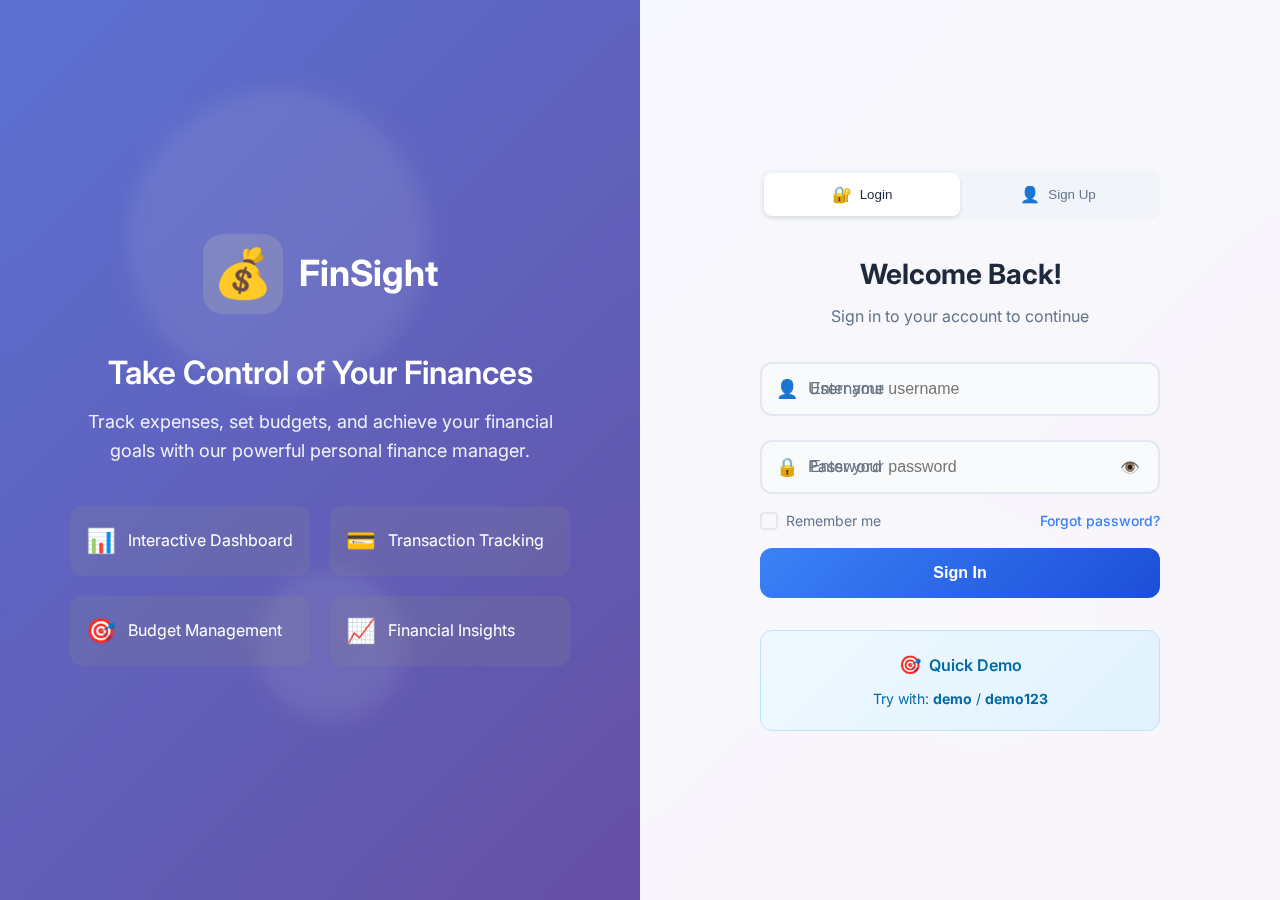
<file: index.html>
<!DOCTYPE html>
<html lang="en">
<head>
    <meta charset="UTF-8">
    <meta name="viewport" content="width=device-width, initial-scale=1.0">
    <title>FinSight Tracker - Welcome</title>
    <link rel="stylesheet" href="assets/css/styles.css">
    <link href="https://fonts.googleapis.com/css2?family=Inter:wght@300;400;500;600;700&display=swap" rel="stylesheet">
</head>
<body class="modern-auth-page">
    <!-- Background Elements -->
    <div class="auth-background">
        <div class="bg-shape shape-1"></div>
        <div class="bg-shape shape-2"></div>
        <div class="bg-shape shape-3"></div>
    </div>

    <div class="auth-layout">
        <!-- Left Side - Branding -->
        <div class="auth-branding">
            <div class="branding-content">
                <div class="app-logo">
                    <div class="logo-icon">💰</div>
                    <h1 class="logo-text">FinSight</h1>
                </div>
                <h2 class="branding-title">Take Control of Your Finances</h2>
                <p class="branding-subtitle">Track expenses, set budgets, and achieve your financial goals with our powerful personal finance manager.</p>
                
                <div class="feature-list">
                    <div class="feature-item">
                        <div class="feature-icon">📊</div>
                        <span>Interactive Dashboard</span>
                    </div>
                    <div class="feature-item">
                        <div class="feature-icon">💳</div>
                        <span>Transaction Tracking</span>
                    </div>
                    <div class="feature-item">
                        <div class="feature-icon">🎯</div>
                        <span>Budget Management</span>
                    </div>
                    <div class="feature-item">
                        <div class="feature-icon">📈</div>
                        <span>Financial Insights</span>
                    </div>
                </div>
            </div>
        </div>

        <!-- Right Side - Authentication -->
        <div class="auth-panel">
            <div class="auth-container-modern">
                <!-- Tab Navigation -->
                <div class="auth-tabs">
                    <button class="auth-tab active" data-tab="login">
                        <span class="tab-icon">🔐</span>
                        <span class="tab-text">Login</span>
                    </button>
                    <button class="auth-tab" data-tab="signup">
                        <span class="tab-icon">👤</span>
                        <span class="tab-text">Sign Up</span>
                    </button>
                </div>

                <!-- Login Form -->
                <div id="loginPanel" class="auth-form-panel active">
                    <div class="form-header">
                        <h2>Welcome Back!</h2>
                        <p>Sign in to your account to continue</p>
                    </div>

                    <form id="loginForm" class="modern-auth-form">
                        <div class="input-group">
                            <div class="input-icon">👤</div>
                            <input type="text" id="loginUsername" name="username" required 
                                   placeholder="Enter your username" autocomplete="username">
                            <label for="loginUsername">Username</label>
                        </div>

                        <div class="input-group">
                            <div class="input-icon">🔒</div>
                            <input type="password" id="loginPassword" name="password" required 
                                   placeholder="Enter your password" autocomplete="current-password">
                            <label for="loginPassword">Password</label>
                            <button type="button" class="password-toggle" onclick="togglePassword('loginPassword')">
                                <span class="toggle-icon">👁️</span>
                            </button>
                        </div>

                        <div class="form-options">
                            <label class="checkbox-container">
                                <input type="checkbox" id="rememberMe">
                                <span class="checkmark"></span>
                                <span class="checkbox-text">Remember me</span>
                            </label>
                            <a href="#" class="forgot-link">Forgot password?</a>
                        </div>

                        <button type="submit" class="auth-button login-btn">
                            <span class="btn-text">Sign In</span>
                            <div class="btn-loader hidden">
                                <div class="spinner"></div>
                            </div>
                        </button>
                    </form>
                </div>

                <!-- Signup Form -->
                <div id="signupPanel" class="auth-form-panel">
                    <div class="form-header">
                        <h2>Create Account</h2>
                        <p>Join thousands managing their finances</p>
                    </div>

                    <form id="signupForm" class="modern-auth-form">
                        <div class="input-group">
                            <div class="input-icon">👤</div>
                            <input type="text" id="signupUsername" name="username" required 
                                   placeholder="Choose a username" autocomplete="username">
                            <label for="signupUsername">Username</label>
                        </div>

                        <div class="input-group">
                            <div class="input-icon">🔒</div>
                            <input type="password" id="signupPassword" name="password" required 
                                   placeholder="Create a password" autocomplete="new-password" minlength="6">
                            <label for="signupPassword">Password</label>
                            <button type="button" class="password-toggle" onclick="togglePassword('signupPassword')">
                                <span class="toggle-icon">👁️</span>
                            </button>
                        </div>

                        <div class="input-group">
                            <div class="input-icon">🔒</div>
                            <input type="password" id="signupPasswordConfirm" name="passwordConfirm" required 
                                   placeholder="Confirm your password" autocomplete="new-password">
                            <label for="signupPasswordConfirm">Confirm Password</label>
                            <button type="button" class="password-toggle" onclick="togglePassword('signupPasswordConfirm')">
                                <span class="toggle-icon">👁️</span>
                            </button>
                        </div>

                        <div class="password-strength">
                            <div class="strength-bar">
                                <div class="strength-fill"></div>
                            </div>
                            <span class="strength-text">Password strength</span>
                        </div>

                        <div class="form-options">
                            <label class="checkbox-container">
                                <input type="checkbox" id="agreeTerms" required>
                                <span class="checkmark"></span>
                                <span class="checkbox-text">I agree to the <a href="#">Terms & Conditions</a></span>
                            </label>
                        </div>

                        <button type="submit" class="auth-button signup-btn">
                            <span class="btn-text">Create Account</span>
                            <div class="btn-loader hidden">
                                <div class="spinner"></div>
                            </div>
                        </button>
                    </form>
                </div>

                <!-- Message Display -->
                <div id="authMessage" class="auth-message hidden"></div>

                <!-- Demo Credentials -->
                <div class="demo-credentials">
                    <div class="demo-header">
                        <span class="demo-icon">🎯</span>
                        <span class="demo-title">Quick Demo</span>
                    </div>
                    <p class="demo-text">Try with: <strong>demo</strong> / <strong>demo123</strong></p>
                </div>
            </div>
        </div>
    </div>

    <script>
        // Check if user is already logged in
        if (sessionStorage.getItem('currentUser')) {
            window.location.href = 'dashboard.html';
        }
        
        document.addEventListener('DOMContentLoaded', function() {
            initializeAuth();
        });

        function initializeAuth() {
            const loginForm = document.getElementById('loginForm');
            const signupForm = document.getElementById('signupForm');
            const authTabs = document.querySelectorAll('.auth-tab');
            const authPanels = document.querySelectorAll('.auth-form-panel');
            const messageDiv = document.getElementById('authMessage');

            // Tab switching
            authTabs.forEach(tab => {
                tab.addEventListener('click', function() {
                    const targetTab = this.dataset.tab;
                    switchTab(targetTab);
                });
            });

            function switchTab(tabName) {
                // Update tab buttons
                authTabs.forEach(tab => {
                    tab.classList.toggle('active', tab.dataset.tab === tabName);
                });

                // Update panels
                authPanels.forEach(panel => {
                    panel.classList.toggle('active', panel.id === tabName + 'Panel');
                });

                // Clear message
                hideMessage();
            }

            // Handle login
            loginForm.addEventListener('submit', async function(e) {
                e.preventDefault();
                const username = document.getElementById('loginUsername').value.trim();
                const password = document.getElementById('loginPassword').value;
                const loginBtn = document.querySelector('.login-btn');

                if (!username || !password) {
                    showMessage('Please fill in all fields', 'error');
                    return;
                }

                if (password.length < 6) {
                    showMessage('Password must be at least 6 characters', 'error');
                    return;
                }

                // Show loading
                showLoading(loginBtn, true);

                // Simulate API call
                setTimeout(() => {
                    sessionStorage.setItem('currentUser', username);
                    
                    // Store user preferences
                    const userPrefs = {
                        username: username,
                        loginTime: new Date().toISOString(),
                        rememberMe: document.getElementById('rememberMe').checked
                    };
                    localStorage.setItem('userPreferences', JSON.stringify(userPrefs));

                    showMessage('Welcome back! Redirecting to dashboard...', 'success');
                    
                    setTimeout(() => {
                        window.location.href = 'dashboard.html';
                    }, 1500);
                }, 1000);
            });

            // Handle signup
            signupForm.addEventListener('submit', async function(e) {
                e.preventDefault();
                const username = document.getElementById('signupUsername').value.trim();
                const password = document.getElementById('signupPassword').value;
                const passwordConfirm = document.getElementById('signupPasswordConfirm').value;
                const agreeTerms = document.getElementById('agreeTerms').checked;
                const signupBtn = document.querySelector('.signup-btn');

                if (!username || !password || !passwordConfirm) {
                    showMessage('Please fill in all fields', 'error');
                    return;
                }

                if (password !== passwordConfirm) {
                    showMessage('Passwords do not match', 'error');
                    return;
                }

                if (password.length < 6) {
                    showMessage('Password must be at least 6 characters', 'error');
                    return;
                }

                if (!agreeTerms) {
                    showMessage('Please agree to the Terms & Conditions', 'error');
                    return;
                }

                // Show loading
                showLoading(signupBtn, true);

                // Simulate API call
                setTimeout(() => {
                    sessionStorage.setItem('currentUser', username);
                    
                    // Store user preferences
                    const userPrefs = {
                        username: username,
                        signupTime: new Date().toISOString(),
                        isNewUser: true
                    };
                    localStorage.setItem('userPreferences', JSON.stringify(userPrefs));

                    showMessage('Account created successfully! Welcome to FinSight!', 'success');
                    
                    setTimeout(() => {
                        window.location.href = 'dashboard.html';
                    }, 1500);
                }, 1200);
            });

            // Password strength checker
            const signupPassword = document.getElementById('signupPassword');
            signupPassword.addEventListener('input', function() {
                updatePasswordStrength(this.value);
            });

            // Input animations
            const inputs = document.querySelectorAll('.input-group input');
            inputs.forEach(input => {
                input.addEventListener('focus', function() {
                    this.parentElement.classList.add('focused');
                });

                input.addEventListener('blur', function() {
                    if (!this.value) {
                        this.parentElement.classList.remove('focused');
                    }
                });

                // Check if input has value on load
                if (input.value) {
                    input.parentElement.classList.add('focused');
                }
            });
        }

        function togglePassword(inputId) {
            const input = document.getElementById(inputId);
            const toggle = input.parentElement.querySelector('.password-toggle .toggle-icon');
            
            if (input.type === 'password') {
                input.type = 'text';
                toggle.textContent = '🙈';
            } else {
                input.type = 'password';
                toggle.textContent = '👁️';
            }
        }

        function updatePasswordStrength(password) {
            const strengthBar = document.querySelector('.strength-fill');
            const strengthText = document.querySelector('.strength-text');
            
            let strength = 0;
            let text = 'Weak';
            let color = '#ef4444';

            if (password.length >= 6) strength += 1;
            if (password.match(/[a-z]/) && password.match(/[A-Z]/)) strength += 1;
            if (password.match(/[0-9]/)) strength += 1;
            if (password.match(/[^a-zA-Z0-9]/)) strength += 1;

            switch (strength) {
                case 0:
                case 1:
                    text = 'Weak';
                    color = '#ef4444';
                    break;
                case 2:
                    text = 'Fair';
                    color = '#f59e0b';
                    break;
                case 3:
                    text = 'Good';
                    color = '#10b981';
                    break;
                case 4:
                    text = 'Strong';
                    color = '#059669';
                    break;
            }

            const percentage = (strength / 4) * 100;
            strengthBar.style.width = percentage + '%';
            strengthBar.style.backgroundColor = color;
            strengthText.textContent = `Password strength: ${text}`;
            strengthText.style.color = color;
        }

        function showLoading(button, show) {
            const btnText = button.querySelector('.btn-text');
            const btnLoader = button.querySelector('.btn-loader');
            
            if (show) {
                btnText.style.opacity = '0';
                btnLoader.classList.remove('hidden');
                button.disabled = true;
            } else {
                btnText.style.opacity = '1';
                btnLoader.classList.add('hidden');
                button.disabled = false;
            }
        }

        function showMessage(message, type) {
            const messageDiv = document.getElementById('authMessage');
            messageDiv.textContent = message;
            messageDiv.className = `auth-message ${type}`;
            messageDiv.classList.remove('hidden');
            
            // Auto hide after 5 seconds for success messages
            if (type === 'success') {
                setTimeout(() => {
                    hideMessage();
                }, 5000);
            }
        }

        function hideMessage() {
            const messageDiv = document.getElementById('authMessage');
            messageDiv.classList.add('hidden');
        }

        // Add modern CSS styles
        const style = document.createElement('style');
        style.textContent = `
            * {
                margin: 0;
                padding: 0;
                box-sizing: border-box;
            }

            body {
                font-family: 'Inter', -apple-system, BlinkMacSystemFont, 'Segoe UI', Roboto, sans-serif;
                line-height: 1.6;
                color: #1e293b;
                overflow-x: hidden;
            }

            .modern-auth-page {
                min-height: 100vh;
                background: linear-gradient(135deg, #667eea 0%, #764ba2 100%);
                position: relative;
            }

            .auth-background {
                position: absolute;
                top: 0;
                left: 0;
                width: 100%;
                height: 100%;
                overflow: hidden;
                z-index: 0;
            }

            .bg-shape {
                position: absolute;
                border-radius: 50%;
                background: rgba(255, 255, 255, 0.1);
                animation: float 6s ease-in-out infinite;
            }

            .shape-1 {
                width: 300px;
                height: 300px;
                top: 10%;
                left: 10%;
                animation-delay: 0s;
            }

            .shape-2 {
                width: 200px;
                height: 200px;
                top: 60%;
                right: 15%;
                animation-delay: 2s;
            }

            .shape-3 {
                width: 150px;
                height: 150px;
                bottom: 20%;
                left: 20%;
                animation-delay: 4s;
            }

            @keyframes float {
                0%, 100% { transform: translateY(0px) rotate(0deg); }
                50% { transform: translateY(-20px) rotate(180deg); }
            }

            .auth-layout {
                display: flex;
                min-height: 100vh;
                position: relative;
                z-index: 1;
            }

            .auth-branding {
                flex: 1;
                display: flex;
                align-items: center;
                justify-content: center;
                padding: 40px;
                background: rgba(0, 0, 0, 0.1);
                backdrop-filter: blur(10px);
            }

            .branding-content {
                max-width: 500px;
                text-align: center;
                color: white;
            }

            .app-logo {
                display: flex;
                align-items: center;
                justify-content: center;
                gap: 16px;
                margin-bottom: 40px;
            }

            .logo-icon {
                font-size: 48px;
                width: 80px;
                height: 80px;
                display: flex;
                align-items: center;
                justify-content: center;
                background: rgba(255, 255, 255, 0.2);
                border-radius: 20px;
                backdrop-filter: blur(10px);
            }

            .logo-text {
                font-size: 36px;
                font-weight: 700;
                margin: 0;
            }

            .branding-title {
                font-size: 32px;
                font-weight: 600;
                margin-bottom: 16px;
                line-height: 1.2;
            }

            .branding-subtitle {
                font-size: 18px;
                opacity: 0.9;
                margin-bottom: 40px;
                line-height: 1.6;
            }

            .feature-list {
                display: grid;
                grid-template-columns: repeat(2, 1fr);
                gap: 20px;
                margin-top: 40px;
            }

            .feature-item {
                display: flex;
                align-items: center;
                gap: 12px;
                padding: 16px;
                background: rgba(255, 255, 255, 0.1);
                border-radius: 12px;
                backdrop-filter: blur(5px);
            }

            .feature-icon {
                font-size: 24px;
            }

            .auth-panel {
                flex: 1;
                display: flex;
                align-items: center;
                justify-content: center;
                padding: 40px;
                background: rgba(255, 255, 255, 0.95);
                backdrop-filter: blur(20px);
            }

            .auth-container-modern {
                width: 100%;
                max-width: 400px;
            }

            .auth-tabs {
                display: flex;
                background: #f1f5f9;
                border-radius: 12px;
                padding: 4px;
                margin-bottom: 32px;
            }

            .auth-tab {
                flex: 1;
                display: flex;
                align-items: center;
                justify-content: center;
                gap: 8px;
                padding: 12px 16px;
                border: none;
                background: transparent;
                border-radius: 8px;
                cursor: pointer;
                transition: all 0.3s ease;
                font-weight: 500;
                color: #64748b;
            }

            .auth-tab.active {
                background: white;
                color: #1e293b;
                box-shadow: 0 2px 4px rgba(0, 0, 0, 0.1);
            }

            .tab-icon {
                font-size: 16px;
            }

            .auth-form-panel {
                display: none;
            }

            .auth-form-panel.active {
                display: block;
                animation: fadeIn 0.3s ease;
            }

            @keyframes fadeIn {
                from { opacity: 0; transform: translateY(10px); }
                to { opacity: 1; transform: translateY(0); }
            }

            .form-header {
                text-align: center;
                margin-bottom: 32px;
            }

            .form-header h2 {
                font-size: 28px;
                font-weight: 700;
                margin-bottom: 8px;
                color: #1e293b;
            }

            .form-header p {
                color: #64748b;
                font-size: 16px;
            }

            .modern-auth-form {
                display: flex;
                flex-direction: column;
                gap: 24px;
            }

            .input-group {
                position: relative;
            }

            .input-group input {
                width: 100%;
                padding: 16px 16px 16px 48px;
                border: 2px solid #e2e8f0;
                border-radius: 12px;
                font-size: 16px;
                background: #f8fafc;
                transition: all 0.3s ease;
                outline: none;
            }

            .input-group input:focus {
                border-color: #3b82f6;
                background: white;
                box-shadow: 0 0 0 3px rgba(59, 130, 246, 0.1);
            }

            .input-group.focused input {
                border-color: #3b82f6;
                background: white;
            }

            .input-group label {
                position: absolute;
                left: 48px;
                top: 50%;
                transform: translateY(-50%);
                color: #64748b;
                font-size: 16px;
                pointer-events: none;
                transition: all 0.3s ease;
            }

            .input-group.focused label,
            .input-group input:focus + label {
                top: -8px;
                left: 12px;
                font-size: 12px;
                color: #3b82f6;
                background: white;
                padding: 0 8px;
                font-weight: 500;
            }

            .input-icon {
                position: absolute;
                left: 16px;
                top: 50%;
                transform: translateY(-50%);
                font-size: 18px;
                color: #64748b;
                z-index: 1;
            }

            .password-toggle {
                position: absolute;
                right: 16px;
                top: 50%;
                transform: translateY(-50%);
                background: none;
                border: none;
                cursor: pointer;
                padding: 4px;
                border-radius: 4px;
                transition: background 0.2s;
            }

            .password-toggle:hover {
                background: #f1f5f9;
            }

            .toggle-icon {
                font-size: 16px;
            }

            .form-options {
                display: flex;
                justify-content: space-between;
                align-items: center;
                margin: -8px 0;
            }

            .checkbox-container {
                display: flex;
                align-items: center;
                gap: 8px;
                cursor: pointer;
                font-size: 14px;
                color: #64748b;
            }

            .checkbox-container input[type="checkbox"] {
                display: none;
            }

            .checkmark {
                width: 18px;
                height: 18px;
                border: 2px solid #e2e8f0;
                border-radius: 4px;
                position: relative;
                transition: all 0.2s;
            }

            .checkbox-container input[type="checkbox"]:checked + .checkmark {
                background: #3b82f6;
                border-color: #3b82f6;
            }

            .checkbox-container input[type="checkbox"]:checked + .checkmark::after {
                content: '✓';
                position: absolute;
                top: 50%;
                left: 50%;
                transform: translate(-50%, -50%);
                color: white;
                font-size: 12px;
                font-weight: bold;
            }

            .forgot-link {
                color: #3b82f6;
                text-decoration: none;
                font-size: 14px;
                font-weight: 500;
            }

            .forgot-link:hover {
                text-decoration: underline;
            }

            .password-strength {
                margin-top: -16px;
            }

            .strength-bar {
                width: 100%;
                height: 4px;
                background: #e2e8f0;
                border-radius: 2px;
                overflow: hidden;
                margin-bottom: 8px;
            }

            .strength-fill {
                height: 100%;
                width: 0%;
                transition: all 0.3s ease;
                border-radius: 2px;
            }

            .strength-text {
                font-size: 12px;
                color: #64748b;
                font-weight: 500;
            }

            .auth-button {
                width: 100%;
                padding: 16px;
                border: none;
                border-radius: 12px;
                font-size: 16px;
                font-weight: 600;
                cursor: pointer;
                transition: all 0.3s ease;
                position: relative;
                overflow: hidden;
            }

            .login-btn {
                background: linear-gradient(135deg, #3b82f6 0%, #1d4ed8 100%);
                color: white;
            }

            .signup-btn {
                background: linear-gradient(135deg, #10b981 0%, #059669 100%);
                color: white;
            }

            .auth-button:hover {
                transform: translateY(-2px);
                box-shadow: 0 8px 25px rgba(0, 0, 0, 0.15);
            }

            .auth-button:disabled {
                opacity: 0.7;
                cursor: not-allowed;
                transform: none;
            }

            .btn-loader {
                position: absolute;
                top: 50%;
                left: 50%;
                transform: translate(-50%, -50%);
            }

            .spinner {
                width: 20px;
                height: 20px;
                border: 2px solid rgba(255, 255, 255, 0.3);
                border-top: 2px solid white;
                border-radius: 50%;
                animation: spin 1s linear infinite;
            }

            @keyframes spin {
                0% { transform: rotate(0deg); }
                100% { transform: rotate(360deg); }
            }

            .auth-message {
                padding: 16px;
                border-radius: 12px;
                margin-top: 20px;
                font-weight: 500;
                text-align: center;
            }

            .auth-message.success {
                background: #f0fdf4;
                color: #16a34a;
                border: 1px solid #bbf7d0;
            }

            .auth-message.error {
                background: #fef2f2;
                color: #dc2626;
                border: 1px solid #fecaca;
            }

            .demo-credentials {
                margin-top: 32px;
                padding: 20px;
                background: linear-gradient(135deg, #f0f9ff 0%, #e0f2fe 100%);
                border-radius: 12px;
                border: 1px solid #bae6fd;
                text-align: center;
            }

            .demo-header {
                display: flex;
                align-items: center;
                justify-content: center;
                gap: 8px;
                margin-bottom: 8px;
            }

            .demo-icon {
                font-size: 18px;
            }

            .demo-title {
                font-weight: 600;
                color: #0369a1;
            }

            .demo-text {
                color: #0369a1;
                font-size: 14px;
                margin: 0;
            }

            .hidden {
                display: none !important;
            }

            /* Mobile Responsive */
            @media (max-width: 768px) {
                .auth-layout {
                    flex-direction: column;
                }

                .auth-branding {
                    min-height: 40vh;
                    padding: 20px;
                }

                .branding-title {
                    font-size: 24px;
                }

                .branding-subtitle {
                    font-size: 16px;
                }

                .feature-list {
                    grid-template-columns: 1fr;
                }

                .auth-panel {
                    padding: 20px;
                }

                .form-options {
                    flex-direction: column;
                    align-items: flex-start;
                    gap: 12px;
                }
            }
        `;
        document.head.appendChild(style);
    </script>
</body>
</html>
</file>
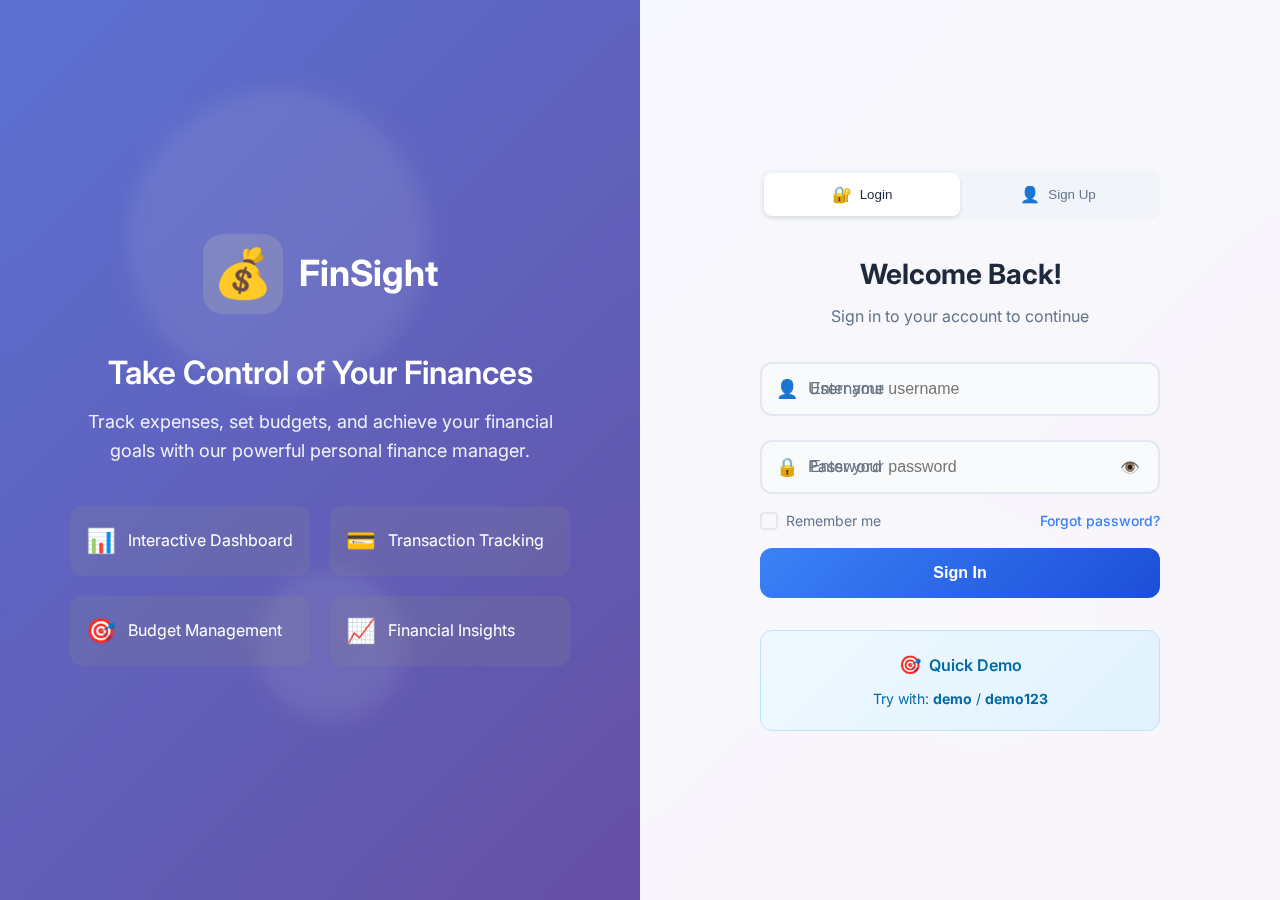
<file: add-transaction.html>
<!DOCTYPE html>
<html lang="en">
<head>
    <meta charset="UTF-8">
    <meta name="viewport" content="width=device-width, initial-scale=1.0">
    <title>Add Transaction - FinSight Tracker</title>
    <link rel="stylesheet" href="assets/css/styles.css">
</head>
<body>
    <div class="app-container">
        <nav class="sidebar" role="navigation" aria-label="Main navigation">
            <div class="sidebar-header">
                <h1>💰 FinSight</h1>
            </div>
            <ul class="nav-menu">
                <li><a href="dashboard.html">📊 Dashboard</a></li>
                <li><a href="transactions.html">💳 Transactions</a></li>
                <li><a href="add-transaction.html" class="active" aria-current="page">➕ Add Transaction</a></li>
                <li><a href="budgets.html">🎯 Budgets</a></li>
                <li><a href="settings.html">⚙️ Settings</a></li>
            </ul>
            <div class="sidebar-footer">
                <span id="currentUser" class="user-info"></span>
                <button id="logoutBtn" class="btn btn-secondary">Logout</button>
            </div>
        </nav>

        <main class="main-content">
            <header class="page-header">
                <h2>Add Transaction</h2>
                <button class="mobile-menu-toggle" aria-label="Toggle menu">☰</button>
            </header>

            <div class="form-container">
                <div class="card">
                    <form id="transactionForm" class="transaction-form">
                        <div class="form-group">
                            <label>Type</label>
                            <div class="radio-group">
                                <label class="radio-label">
                                    <input type="radio" name="type" value="expense" checked required>
                                    <span>📉 Expense</span>
                                </label>
                                <label class="radio-label">
                                    <input type="radio" name="type" value="income" required>
                                    <span>📈 Income</span>
                                </label>
                            </div>
                        </div>

                        <div class="form-group">
                            <label for="category">Category</label>
                            <select id="category" name="category" required aria-required="true">
                                <option value="">Select category</option>
                                <!-- Populated dynamically -->
                            </select>
                        </div>

                        <div class="form-group">
                            <label for="amount">Amount</label>
                            <input type="number" id="amount" name="amount" step="0.01" min="0.01" 
                                   required aria-required="true" placeholder="0.00">
                        </div>

                        <div class="form-group">
                            <label for="date">Date</label>
                            <input type="date" id="date" name="date" required aria-required="true">
                        </div>

                        <div class="form-group">
                            <label for="time">Time (Optional)</label>
                            <input type="time" id="time" name="time">
                        </div>

                        <div class="form-group">
                            <label for="note">Note (Optional)</label>
                            <textarea id="note" name="note" rows="3" 
                                      placeholder="Add a note about this transaction..."></textarea>
                        </div>

                        <div class="form-actions">
                            <button type="submit" class="btn btn-primary">Add Transaction</button>
                            <a href="transactions.html" class="btn btn-secondary">Cancel</a>
                        </div>
                    </form>
                </div>
            </div>
        </main>
    </div>

    <script>
        // Add Transaction page functionality for GitHub Pages
        document.addEventListener('DOMContentLoaded', function() {
            // Check authentication
            const currentUser = sessionStorage.getItem('currentUser');
            if (!currentUser) {
                window.location.href = 'index.html';
                return;
            }
            
            // Load and apply user's theme
            loadUserTheme(currentUser);
            
            // Display user
            document.getElementById('currentUser').textContent = '👤 ' + currentUser;
            
            // Logout functionality
            document.getElementById('logoutBtn').addEventListener('click', function(e) {
                e.preventDefault();
                sessionStorage.removeItem('currentUser');
                window.location.href = 'index.html';
            });
            
            // Mobile menu toggle
            const mobileMenuToggle = document.querySelector('.mobile-menu-toggle');
            const sidebar = document.querySelector('.sidebar');
            
            if (mobileMenuToggle) {
                mobileMenuToggle.addEventListener('click', function() {
                    sidebar.classList.toggle('active');
                });
            }
            
            // Initialize form
            initializeForm();
            setupFormHandlers();
        });
        
        function initializeForm() {
            // Set current date and time
            const now = new Date();
            document.getElementById('date').value = now.toISOString().split('T')[0];
            document.getElementById('time').value = now.toTimeString().slice(0, 5);
            
            // Load categories
            updateCategoryOptions();
            
            // Setup type change handler
            const typeInputs = document.querySelectorAll('input[name="type"]');
            typeInputs.forEach(input => {
                input.addEventListener('change', updateCategoryOptions);
            });
        }
        
        function updateCategoryOptions() {
            const selectedType = document.querySelector('input[name="type"]:checked').value;
            const categorySelect = document.getElementById('category');
            
            const expenseCategories = getCategories('expense');
            const incomeCategories = getCategories('income');
            
            const categories = selectedType === 'expense' ? expenseCategories : incomeCategories;
            
            categorySelect.innerHTML = '<option value="">Select category</option>' +
                categories.map(cat => `<option value="${cat}">${cat}</option>`).join('');
        }
        
        function getCategories(type) {
            const currentUser = sessionStorage.getItem('currentUser');
            const defaultExpense = ['food', 'transport', 'medical', 'rent', 'entertainment', 'shopping', 'bills', 'other'];
            const defaultIncome = ['salary', 'freelance', 'investment', 'gift', 'other'];
            
            const saved = localStorage.getItem(`${type}Categories_${currentUser}`);
            return saved ? JSON.parse(saved) : (type === 'expense' ? defaultExpense : defaultIncome);
        }
        
        function setupFormHandlers() {
            const form = document.getElementById('transactionForm');
            
            form.addEventListener('submit', function(e) {
                e.preventDefault();
                
                const formData = new FormData(form);
                const transaction = {
                    id: Date.now(), // Simple ID generation
                    type: formData.get('type'),
                    category: formData.get('category'),
                    amount: parseFloat(formData.get('amount')),
                    date: formData.get('date'),
                    time: formData.get('time') || null,
                    note: formData.get('note') || null
                };
                
                // Validate
                if (!transaction.category) {
                    showToast('Please select a category', 'error');
                    return;
                }
                
                if (!transaction.amount || transaction.amount <= 0) {
                    showToast('Please enter a valid amount', 'error');
                    return;
                }
                
                // Save transaction
                saveTransaction(transaction);
                
                showToast('Transaction added successfully!', 'success');
                
                // Redirect after a short delay
                setTimeout(() => {
                    window.location.href = 'transactions.html';
                }, 1000);
            });
        }
        
        function saveTransaction(transaction) {
            const currentUser = sessionStorage.getItem('currentUser');
            if (!currentUser) {
                window.location.href = 'index.html';
                return;
            }
            
            const userKey = `transactions_${currentUser}`;
            const transactions = JSON.parse(localStorage.getItem(userKey) || '[]');
            transactions.push(transaction);
            localStorage.setItem(userKey, JSON.stringify(transactions));
        }
        
        function showToast(message, type) {
            const toast = document.createElement('div');
            toast.className = `toast toast-${type}`;
            toast.textContent = message;
            toast.style.cssText = `
                position: fixed;
                top: 20px;
                right: 20px;
                padding: 12px 20px;
                border-radius: 5px;
                color: white;
                font-weight: 500;
                z-index: 1000;
                animation: slideIn 0.3s ease;
                background: ${type === 'success' ? '#10b981' : '#ef4444'};
            `;
            
            document.body.appendChild(toast);
            
            setTimeout(() => {
                toast.style.animation = 'slideOut 0.3s ease';
                setTimeout(() => toast.remove(), 300);
            }, 3000);
        }
        
        // Add CSS for animations
        const style = document.createElement('style');
        style.textContent = `
            @keyframes slideIn {
                from { transform: translateX(100%); opacity: 0; }
                to { transform: translateX(0); opacity: 1; }
            }
            @keyframes slideOut {
                from { transform: translateX(0); opacity: 1; }
                to { transform: translateX(100%); opacity: 0; }
            }
            .radio-group {
                display: flex;
                gap: 20px;
            }
            .radio-label {
                display: flex;
                align-items: center;
                gap: 8px;
                cursor: pointer;
                padding: 10px 15px;
                border: 2px solid #e5e7eb;
                border-radius: 8px;
                transition: all 0.2s;
            }
            .radio-label:hover {
                border-color: #4f46e5;
            }
            .radio-label input[type="radio"]:checked + span {
                color: #4f46e5;
                font-weight: 600;
            }
            .radio-label input[type="radio"]:checked {
                accent-color: #4f46e5;
            }
        `;
        document.head.appendChild(style);

        // Theme management functions
        function loadUserTheme(username) {
            const savedTheme = localStorage.getItem(`theme_${username}`) || 'light';
            applyTheme(savedTheme);
            console.log('Applied theme for user:', username, '- Theme:', savedTheme);
        }

        function applyTheme(theme) {
            if (theme === 'dark') {
                document.documentElement.setAttribute('data-theme', 'dark');
            } else {
                document.documentElement.removeAttribute('data-theme');
            }
        }
    </script>
</body>
</html>
</file>
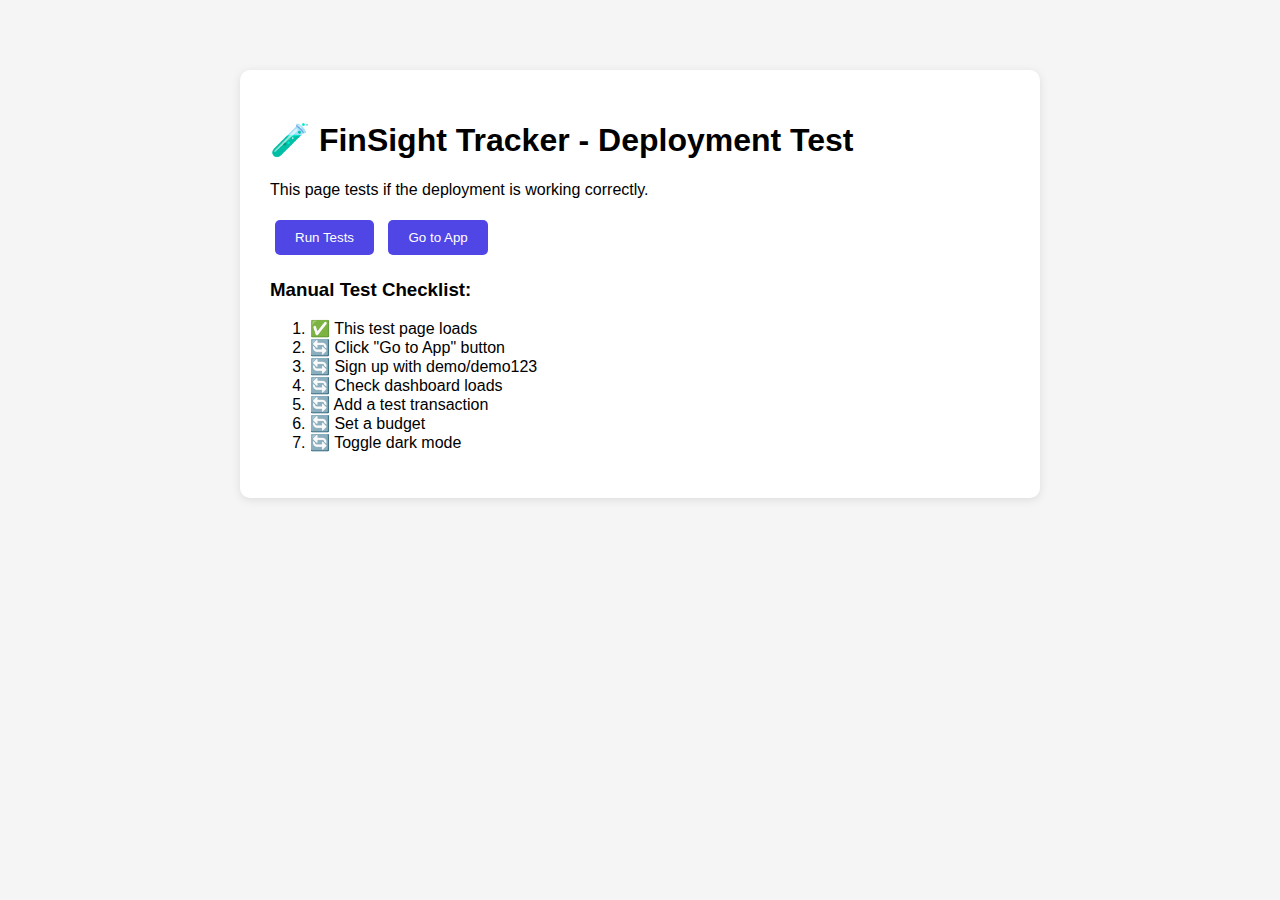
<file: deployment-test.html>
<!DOCTYPE html>
<html lang="en">
<head>
    <meta charset="UTF-8">
    <meta name="viewport" content="width=device-width, initial-scale=1.0">
    <title>FinSight Tracker - Deployment Test</title>
    <style>
        body {
            font-family: Arial, sans-serif;
            max-width: 800px;
            margin: 50px auto;
            padding: 20px;
            background: #f5f5f5;
        }
        .test-card {
            background: white;
            padding: 30px;
            border-radius: 10px;
            box-shadow: 0 2px 10px rgba(0,0,0,0.1);
        }
        .success { color: #10b981; }
        .error { color: #ef4444; }
        .test-item {
            margin: 10px 0;
            padding: 10px;
            border-left: 4px solid #ddd;
        }
        .test-item.pass { border-color: #10b981; background: #f0fdf4; }
        .test-item.fail { border-color: #ef4444; background: #fef2f2; }
        button {
            background: #4f46e5;
            color: white;
            border: none;
            padding: 10px 20px;
            border-radius: 5px;
            cursor: pointer;
            margin: 5px;
        }
        button:hover { background: #3730a3; }
    </style>
</head>
<body>
    <div class="test-card">
        <h1>🧪 FinSight Tracker - Deployment Test</h1>
        <p>This page tests if the deployment is working correctly.</p>
        
        <div id="testResults"></div>
        
        <button onclick="runTests()">Run Tests</button>
        <button onclick="window.location.href='index.html'">Go to App</button>
        
        <h3>Manual Test Checklist:</h3>
        <ol>
            <li>✅ This test page loads</li>
            <li>🔄 Click "Go to App" button</li>
            <li>🔄 Sign up with demo/demo123</li>
            <li>🔄 Check dashboard loads</li>
            <li>🔄 Add a test transaction</li>
            <li>🔄 Set a budget</li>
            <li>🔄 Toggle dark mode</li>
        </ol>
    </div>

    <script>
        async function runTests() {
            const results = document.getElementById('testResults');
            results.innerHTML = '<h3>Running Tests...</h3>';
            
            const tests = [
                {
                    name: 'JavaScript Modules Support',
                    test: () => typeof import !== 'undefined'
                },
                {
                    name: 'IndexedDB Support',
                    test: () => 'indexedDB' in window
                },
                {
                    name: 'Web Crypto API Support',
                    test: () => 'crypto' in window && 'subtle' in window.crypto
                },
                {
                    name: 'Session Storage Support',
                    test: () => 'sessionStorage' in window
                },
                {
                    name: 'Fetch API Support',
                    test: () => 'fetch' in window
                },
                {
                    name: 'CSS Files Accessible',
                    test: async () => {
                        try {
                            const response = await fetch('assets/css/styles.css');
                            return response.ok;
                        } catch {
                            return false;
                        }
                    }
                },
                {
                    name: 'JavaScript Files Accessible',
                    test: async () => {
                        try {
                            const response = await fetch('assets/js/main.js');
                            return response.ok;
                        } catch {
                            return false;
                        }
                    }
                }
            ];
            
            let html = '<h3>Test Results:</h3>';
            
            for (const test of tests) {
                try {
                    const result = await test.test();
                    const status = result ? 'pass' : 'fail';
                    const icon = result ? '✅' : '❌';
                    html += `<div class="test-item ${status}">${icon} ${test.name}</div>`;
                } catch (error) {
                    html += `<div class="test-item fail">❌ ${test.name} (Error: ${error.message})</div>`;
                }
            }
            
            html += '<p><strong>If all tests pass, the app should work correctly!</strong></p>';
            results.innerHTML = html;
        }
        
        // Auto-run tests on page load
        window.addEventListener('load', runTests);
    </script>
</body>
</html>
</file>
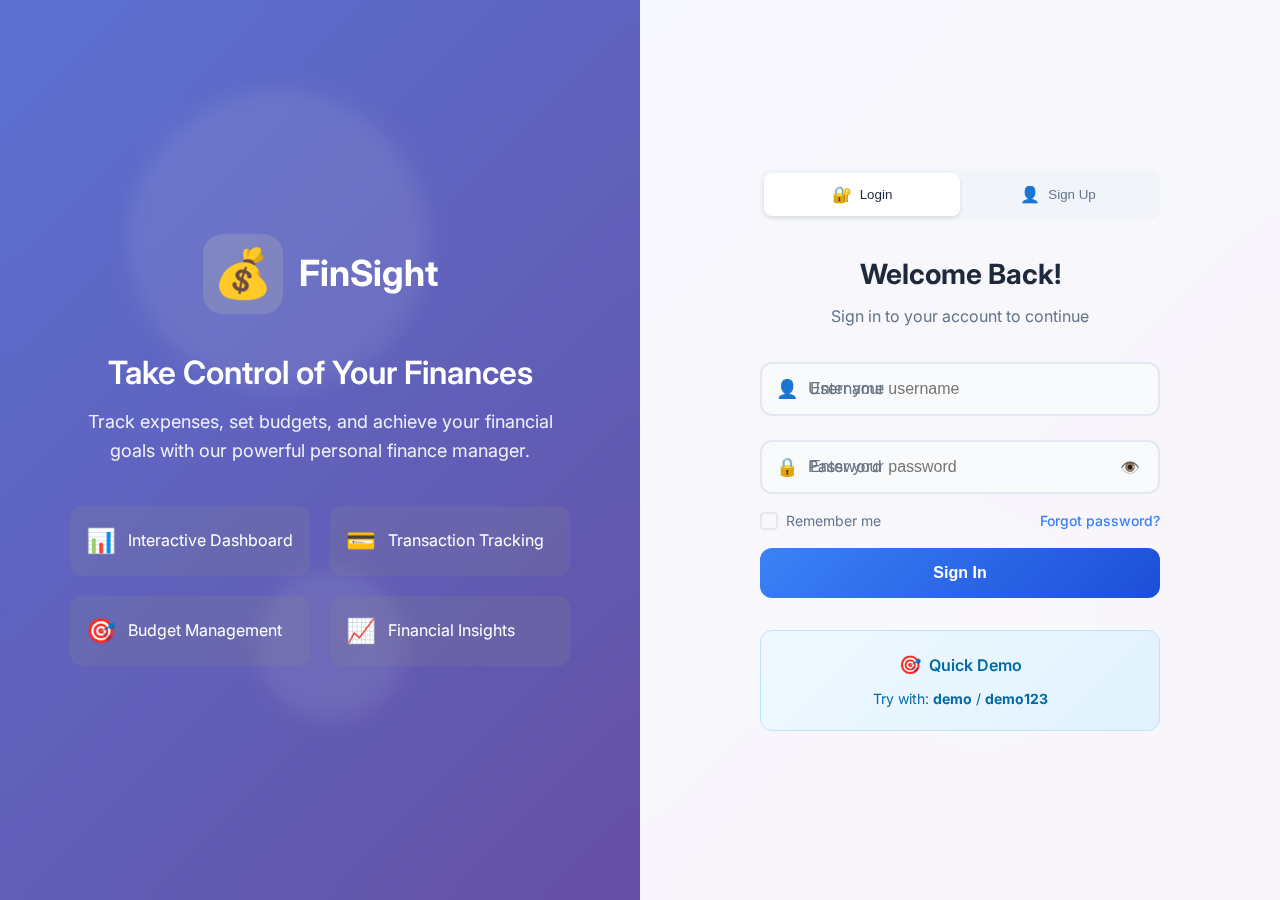
<file: edit-transaction.html>
<!DOCTYPE html>
<html lang="en">
<head>
    <meta charset="UTF-8">
    <meta name="viewport" content="width=device-width, initial-scale=1.0">
    <title>Edit Transaction - FinSight Tracker</title>
    <link rel="stylesheet" href="assets/css/styles.css">
</head>
<body>
    <div class="app-container">
        <nav class="sidebar" role="navigation" aria-label="Main navigation">
            <div class="sidebar-header">
                <h1>💰 FinSight</h1>
            </div>
            <ul class="nav-menu">
                <li><a href="dashboard.html">📊 Dashboard</a></li>
                <li><a href="transactions.html">💳 Transactions</a></li>
                <li><a href="add-transaction.html">➕ Add Transaction</a></li>
                <li><a href="budgets.html">🎯 Budgets</a></li>
                <li><a href="settings.html">⚙️ Settings</a></li>
            </ul>
            <div class="sidebar-footer">
                <span id="currentUser" class="user-info"></span>
                <button id="logoutBtn" class="btn btn-secondary">Logout</button>
            </div>
        </nav>

        <main class="main-content">
            <header class="page-header">
                <h2>Edit Transaction</h2>
                <button class="mobile-menu-toggle" aria-label="Toggle menu">☰</button>
            </header>

            <div class="form-container">
                <div class="card">
                    <form id="editTransactionForm" class="transaction-form">
                        <input type="hidden" id="transactionId" name="id">
                        
                        <div class="form-group">
                            <label>Type</label>
                            <div class="radio-group">
                                <label class="radio-label">
                                    <input type="radio" name="type" value="expense" required>
                                    <span>📉 Expense</span>
                                </label>
                                <label class="radio-label">
                                    <input type="radio" name="type" value="income" required>
                                    <span>📈 Income</span>
                                </label>
                            </div>
                        </div>

                        <div class="form-group">
                            <label for="category">Category</label>
                            <select id="category" name="category" required aria-required="true">
                                <option value="">Select category</option>
                            </select>
                        </div>

                        <div class="form-group">
                            <label for="amount">Amount</label>
                            <input type="number" id="amount" name="amount" step="0.01" min="0.01" 
                                   required aria-required="true">
                        </div>

                        <div class="form-group">
                            <label for="date">Date</label>
                            <input type="date" id="date" name="date" required aria-required="true">
                        </div>

                        <div class="form-group">
                            <label for="time">Time (Optional)</label>
                            <input type="time" id="time" name="time">
                        </div>

                        <div class="form-group">
                            <label for="note">Note (Optional)</label>
                            <textarea id="note" name="note" rows="3"></textarea>
                        </div>

                        <div class="form-actions">
                            <button type="submit" class="btn btn-primary">Update Transaction</button>
                            <a href="transactions.html" class="btn btn-secondary">Cancel</a>
                        </div>
                    </form>
                </div>
            </div>
        </main>
    </div>

    <script>
        // Edit Transaction page functionality for GitHub Pages
        let currentTransaction = null;
        
        document.addEventListener('DOMContentLoaded', function() {
            // Check authentication
            const currentUser = sessionStorage.getItem('currentUser');
            if (!currentUser) {
                window.location.href = 'index.html';
                return;
            }
            
            // Display user
            document.getElementById('currentUser').textContent = '👤 ' + currentUser;
            
            // Logout functionality
            document.getElementById('logoutBtn').addEventListener('click', function(e) {
                e.preventDefault();
                sessionStorage.removeItem('currentUser');
                window.location.href = 'index.html';
            });
            
            // Mobile menu toggle
            const mobileMenuToggle = document.querySelector('.mobile-menu-toggle');
            const sidebar = document.querySelector('.sidebar');
            
            if (mobileMenuToggle) {
                mobileMenuToggle.addEventListener('click', function() {
                    sidebar.classList.toggle('active');
                });
            }
            
            // Get transaction ID from URL
            const urlParams = new URLSearchParams(window.location.search);
            const transactionId = parseInt(urlParams.get('id'));
            
            if (!transactionId) {
                showToast('Transaction ID not found', 'error');
                setTimeout(() => {
                    window.location.href = 'transactions.html';
                }, 2000);
                return;
            }
            
            // Load and populate transaction data
            loadTransaction(transactionId);
            setupFormHandlers();
        });
        
        function loadTransaction(transactionId) {
            const transactions = getTransactions();
            currentTransaction = transactions.find(tx => tx.id === transactionId);
            
            if (!currentTransaction) {
                showToast('Transaction not found', 'error');
                setTimeout(() => {
                    window.location.href = 'transactions.html';
                }, 2000);
                return;
            }
            
            console.log('Loading transaction:', currentTransaction);
            
            // Populate form with transaction data
            populateForm(currentTransaction);
        }
        
        function populateForm(transaction) {
            // Set hidden ID
            document.getElementById('transactionId').value = transaction.id;
            
            // Set transaction type
            const typeRadio = document.querySelector(`input[name="type"][value="${transaction.type}"]`);
            if (typeRadio) {
                typeRadio.checked = true;
            }
            
            // Update categories based on type
            updateCategoryOptions();
            
            // Set other fields
            document.getElementById('category').value = transaction.category;
            document.getElementById('amount').value = transaction.amount;
            document.getElementById('date').value = transaction.date;
            document.getElementById('time').value = transaction.time || '';
            document.getElementById('note').value = transaction.note || '';
        }
        
        function setupFormHandlers() {
            const form = document.getElementById('editTransactionForm');
            
            // Setup type change handler
            const typeInputs = document.querySelectorAll('input[name="type"]');
            typeInputs.forEach(input => {
                input.addEventListener('change', updateCategoryOptions);
            });
            
            // Setup form submission
            form.addEventListener('submit', function(e) {
                e.preventDefault();
                
                const formData = new FormData(form);
                const updatedTransaction = {
                    id: currentTransaction.id,
                    type: formData.get('type'),
                    category: formData.get('category'),
                    amount: parseFloat(formData.get('amount')),
                    date: formData.get('date'),
                    time: formData.get('time') || null,
                    note: formData.get('note') || null
                };
                
                // Validate
                if (!updatedTransaction.category) {
                    showToast('Please select a category', 'error');
                    return;
                }
                
                if (!updatedTransaction.amount || updatedTransaction.amount <= 0) {
                    showToast('Please enter a valid amount', 'error');
                    return;
                }
                
                // Update transaction
                updateTransaction(updatedTransaction);
                
                showToast('Transaction updated successfully!', 'success');
                
                // Redirect after a short delay
                setTimeout(() => {
                    window.location.href = 'transactions.html';
                }, 1000);
            });
        }
        
        function updateCategoryOptions() {
            const selectedType = document.querySelector('input[name="type"]:checked');
            if (!selectedType) return;
            
            const type = selectedType.value;
            const categorySelect = document.getElementById('category');
            
            const expenseCategories = getCategories('expense');
            const incomeCategories = getCategories('income');
            
            const categories = type === 'expense' ? expenseCategories : incomeCategories;
            
            categorySelect.innerHTML = '<option value="">Select category</option>' +
                categories.map(cat => `<option value="${cat}">${cat}</option>`).join('');
            
            // Restore selected category if it exists in the new list
            if (currentTransaction && categories.includes(currentTransaction.category)) {
                categorySelect.value = currentTransaction.category;
            }
        }
        
        function getTransactions() {
            return JSON.parse(localStorage.getItem('transactions') || '[]');
        }
        
        function updateTransaction(updatedTransaction) {
            const transactions = getTransactions();
            const index = transactions.findIndex(tx => tx.id === updatedTransaction.id);
            
            if (index !== -1) {
                transactions[index] = updatedTransaction;
                localStorage.setItem('transactions', JSON.stringify(transactions));
            }
        }
        
        function getCategories(type) {
            const defaultExpense = ['food', 'transport', 'medical', 'rent', 'entertainment', 'shopping', 'bills', 'other'];
            const defaultIncome = ['salary', 'freelance', 'investment', 'gift', 'other'];
            
            const saved = localStorage.getItem(type + 'Categories');
            return saved ? JSON.parse(saved) : (type === 'expense' ? defaultExpense : defaultIncome);
        }
        
        function showToast(message, type) {
            const toast = document.createElement('div');
            toast.className = `toast toast-${type}`;
            toast.textContent = message;
            toast.style.cssText = `
                position: fixed;
                top: 20px;
                right: 20px;
                padding: 12px 20px;
                border-radius: 5px;
                color: white;
                font-weight: 500;
                z-index: 1000;
                animation: slideIn 0.3s ease;
                background: ${type === 'success' ? '#10b981' : '#ef4444'};
            `;
            
            document.body.appendChild(toast);
            
            setTimeout(() => {
                toast.style.animation = 'slideOut 0.3s ease';
                setTimeout(() => toast.remove(), 300);
            }, 3000);
        }
        
        // Add CSS for animations and styling
        const style = document.createElement('style');
        style.textContent = `
            @keyframes slideIn {
                from { transform: translateX(100%); opacity: 0; }
                to { transform: translateX(0); opacity: 1; }
            }
            @keyframes slideOut {
                from { transform: translateX(0); opacity: 1; }
                to { transform: translateX(100%); opacity: 0; }
            }
            .radio-group {
                display: flex;
                gap: 20px;
            }
            .radio-label {
                display: flex;
                align-items: center;
                gap: 8px;
                cursor: pointer;
                padding: 10px 15px;
                border: 2px solid #e5e7eb;
                border-radius: 8px;
                transition: all 0.2s;
            }
            .radio-label:hover {
                border-color: #4f46e5;
            }
            .radio-label input[type="radio"]:checked + span {
                color: #4f46e5;
                font-weight: 600;
            }
            .radio-label input[type="radio"]:checked {
                accent-color: #4f46e5;
            }
            .form-container {
                max-width: 600px;
                margin: 0 auto;
                padding: 20px;
            }
            .transaction-form {
                display: flex;
                flex-direction: column;
                gap: 20px;
            }
            .form-group {
                display: flex;
                flex-direction: column;
                gap: 8px;
            }
            .form-group label {
                font-weight: 600;
                color: #374151;
            }
            .form-group input,
            .form-group select,
            .form-group textarea {
                padding: 12px;
                border: 1px solid #d1d5db;
                border-radius: 6px;
                font-size: 16px;
            }
            .form-group input:focus,
            .form-group select:focus,
            .form-group textarea:focus {
                outline: none;
                border-color: #4f46e5;
                box-shadow: 0 0 0 3px rgba(79, 70, 229, 0.1);
            }
            .form-actions {
                display: flex;
                gap: 15px;
                margin-top: 20px;
            }
            .btn {
                padding: 12px 24px;
                border: none;
                border-radius: 6px;
                font-weight: 600;
                text-decoration: none;
                display: inline-block;
                text-align: center;
                cursor: pointer;
                transition: all 0.2s;
            }
            .btn-primary {
                background: #4f46e5;
                color: white;
            }
            .btn-primary:hover {
                background: #3730a3;
            }
            .btn-secondary {
                background: #6b7280;
                color: white;
            }
            .btn-secondary:hover {
                background: #4b5563;
            }
        `;
        document.head.appendChild(style);
    </script>
</body>
</html>
</file>
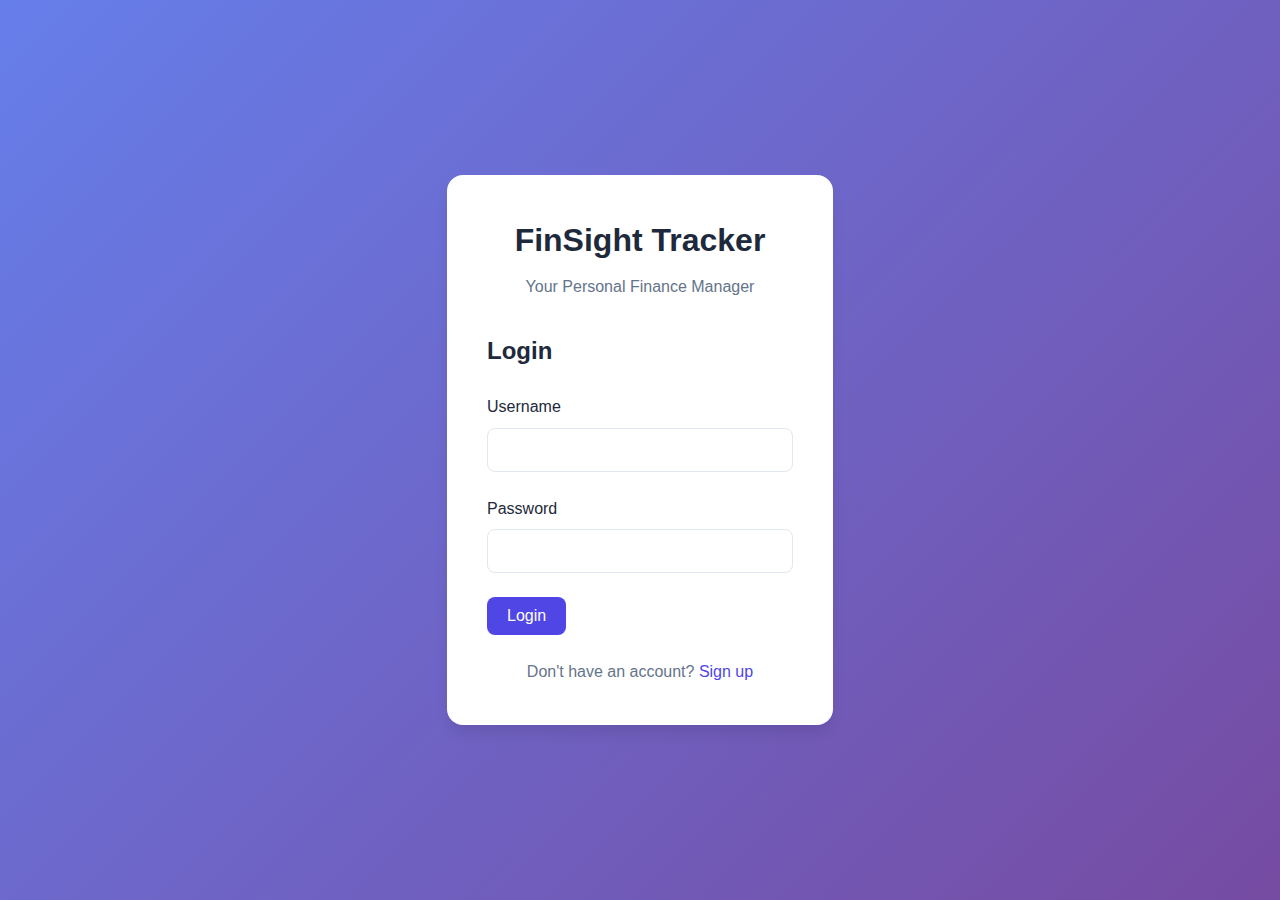
<file: index-simple.html>
<!DOCTYPE html>
<html lang="en">
<head>
    <meta charset="UTF-8">
    <meta name="viewport" content="width=device-width, initial-scale=1.0">
    <title>FinSight Tracker - Login</title>
    <link rel="stylesheet" href="assets/css/styles.css">
</head>
<body class="auth-page">
    <div class="auth-container">
        <div class="auth-card">
            <h1 class="app-title">FinSight Tracker</h1>
            <p class="app-subtitle">Your Personal Finance Manager</p>
            
            <!-- Login Form -->
            <form id="loginForm" class="auth-form">
                <h2>Login</h2>
                <div class="form-group">
                    <label for="loginUsername">Username</label>
                    <input type="text" id="loginUsername" name="username" required 
                           aria-required="true" autocomplete="username">
                </div>
                <div class="form-group">
                    <label for="loginPassword">Password</label>
                    <input type="password" id="loginPassword" name="password" required 
                           aria-required="true" autocomplete="current-password">
                </div>
                <button type="submit" class="btn btn-primary">Login</button>
                <p class="auth-switch">
                    Don't have an account? 
                    <a href="#" id="showSignup" role="button">Sign up</a>
                </p>
            </form>

            <!-- Signup Form -->
            <form id="signupForm" class="auth-form hidden">
                <h2>Sign Up</h2>
                <div class="form-group">
                    <label for="signupUsername">Username</label>
                    <input type="text" id="signupUsername" name="username" required 
                           aria-required="true" autocomplete="username">
                </div>
                <div class="form-group">
                    <label for="signupPassword">Password</label>
                    <input type="password" id="signupPassword" name="password" required 
                           aria-required="true" autocomplete="new-password" minlength="6">
                    <small>Minimum 6 characters</small>
                </div>
                <div class="form-group">
                    <label for="signupPasswordConfirm">Confirm Password</label>
                    <input type="password" id="signupPasswordConfirm" name="passwordConfirm" 
                           required aria-required="true" autocomplete="new-password">
                </div>
                <button type="submit" class="btn btn-primary">Sign Up</button>
                <p class="auth-switch">
                    Already have an account? 
                    <a href="#" id="showLogin" role="button">Login</a>
                </p>
            </form>

            <div id="authMessage" class="message hidden" role="alert"></div>
        </div>
    </div>

    <!-- Simple inline script for GitHub Pages compatibility -->
    <script>
        // Simple authentication for GitHub Pages
        document.addEventListener('DOMContentLoaded', function() {
            const loginForm = document.getElementById('loginForm');
            const signupForm = document.getElementById('signupForm');
            const showSignupLink = document.getElementById('showSignup');
            const showLoginLink = document.getElementById('showLogin');
            const messageDiv = document.getElementById('authMessage');
            
            // Toggle between forms
            showSignupLink.addEventListener('click', function(e) {
                e.preventDefault();
                loginForm.classList.add('hidden');
                signupForm.classList.remove('hidden');
                messageDiv.classList.add('hidden');
            });
            
            showLoginLink.addEventListener('click', function(e) {
                e.preventDefault();
                signupForm.classList.add('hidden');
                loginForm.classList.remove('hidden');
                messageDiv.classList.add('hidden');
            });
            
            // Simple login (for demo purposes)
            loginForm.addEventListener('submit', function(e) {
                e.preventDefault();
                const username = document.getElementById('loginUsername').value.trim();
                const password = document.getElementById('loginPassword').value;
                
                if (username && password) {
                    // Store user in sessionStorage
                    sessionStorage.setItem('currentUser', username);
                    showMessage('Login successful! Redirecting...', 'success');
                    setTimeout(() => {
                        window.location.href = 'dashboard.html';
                    }, 1000);
                } else {
                    showMessage('Please enter username and password', 'error');
                }
            });
            
            // Simple signup (for demo purposes)
            signupForm.addEventListener('submit', function(e) {
                e.preventDefault();
                const username = document.getElementById('signupUsername').value.trim();
                const password = document.getElementById('signupPassword').value;
                const passwordConfirm = document.getElementById('signupPasswordConfirm').value;
                
                if (password !== passwordConfirm) {
                    showMessage('Passwords do not match', 'error');
                    return;
                }
                
                if (password.length < 6) {
                    showMessage('Password must be at least 6 characters', 'error');
                    return;
                }
                
                if (username && password) {
                    // Store user in sessionStorage
                    sessionStorage.setItem('currentUser', username);
                    showMessage('Account created successfully! Redirecting...', 'success');
                    setTimeout(() => {
                        window.location.href = 'dashboard.html';
                    }, 1000);
                } else {
                    showMessage('Please fill all fields', 'error');
                }
            });
            
            function showMessage(message, type) {
                messageDiv.textContent = message;
                messageDiv.className = 'message ' + type;
                messageDiv.classList.remove('hidden');
            }
        });
    </script>
</body>
</html>
</file>
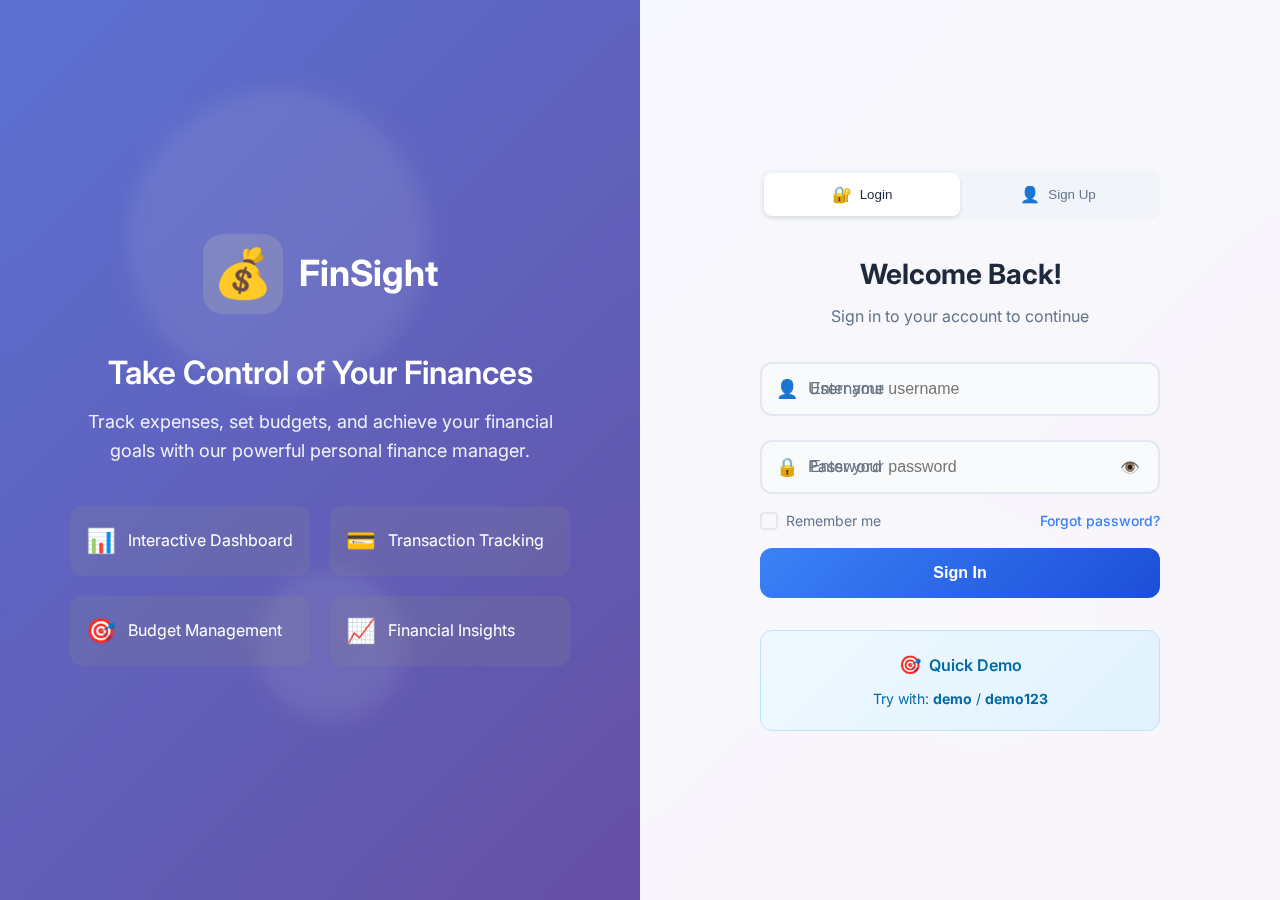
<file: settings.html>
<!DOCTYPE html>
<html lang="en">
<head>
    <meta charset="UTF-8">
    <meta name="viewport" content="width=device-width, initial-scale=1.0">
    <title>Settings - FinSight Tracker</title>
    <link rel="stylesheet" href="assets/css/styles.css">
</head>
<body>
    <div class="app-container">
        <nav class="sidebar" role="navigation" aria-label="Main navigation">
            <div class="sidebar-header">
                <h1>💰 FinSight</h1>
            </div>
            <ul class="nav-menu">
                <li><a href="dashboard.html">📊 Dashboard</a></li>
                <li><a href="transactions.html">💳 Transactions</a></li>
                <li><a href="add-transaction.html">➕ Add Transaction</a></li>
                <li><a href="budgets.html">🎯 Budgets</a></li>
                <li><a href="settings.html" class="active" aria-current="page">⚙️ Settings</a></li>
            </ul>
            <div class="sidebar-footer">
                <span id="currentUser" class="user-info"></span>
                <button id="logoutBtn" class="btn btn-secondary">Logout</button>
            </div>
        </nav>

        <main class="main-content">
            <header class="page-header">
                <h2>Settings</h2>
                <button class="mobile-menu-toggle" aria-label="Toggle menu">☰</button>
            </header>

            <!-- Theme Settings -->
            <div class="card">
                <h3>🎨 Appearance</h3>
                <div class="setting-item">
                    <label for="themeToggle">Theme</label>
                    <select id="themeToggle" aria-label="Select theme">
                        <option value="light">Light</option>
                        <option value="dark">Dark</option>
                    </select>
                </div>
            </div>

            <!-- Currency Settings -->
            <div class="card">
                <h3>💱 Currency</h3>
                <div class="setting-item">
                    <label for="currencySelect">Default Currency</label>
                    <select id="currencySelect" aria-label="Select currency">
                        <option value="INR">₹ INR - Indian Rupee</option>
                        <option value="USD">$ USD - US Dollar</option>
                        <option value="EUR">€ EUR - Euro</option>
                        <option value="JPY">¥ JPY - Japanese Yen</option>
                        <option value="GBP">£ GBP - British Pound</option>
                    </select>
                </div>
            </div>

            <!-- Category Management -->
            <div class="card">
                <h3>📂 Manage Categories</h3>
                <div class="category-management">
                    <h4>Expense Categories</h4>
                    <div id="expenseCategoriesList" class="categories-list"></div>
                    <div class="add-category">
                        <input type="text" id="newExpenseCategory" placeholder="New expense category">
                        <button id="addExpenseCategoryBtn" class="btn btn-small">Add</button>
                    </div>

                    <h4>Income Categories</h4>
                    <div id="incomeCategoriesList" class="categories-list"></div>
                    <div class="add-category">
                        <input type="text" id="newIncomeCategory" placeholder="New income category">
                        <button id="addIncomeCategoryBtn" class="btn btn-small">Add</button>
                    </div>
                </div>
            </div>

            <!-- Data Management -->
            <div class="card">
                <h3>💾 Data Management</h3>
                <div class="data-controls">
                    <div class="setting-item">
                        <label>Export Data</label>
                        <button id="exportDataBtn" class="btn btn-secondary">Export to JSON</button>
                    </div>
                    <div class="setting-item">
                        <label>Import Data</label>
                        <input type="file" id="importDataInput" accept=".json" style="display: none;">
                        <button id="importDataBtn" class="btn btn-secondary">Import from JSON</button>
                    </div>
                    <div class="setting-item">
                        <label>Clear All Data</label>
                        <button id="clearDataBtn" class="btn btn-danger">Clear All Data</button>
                    </div>
                </div>
            </div>
        </main>
    </div>

    <script>
        // Settings page functionality for GitHub Pages
        document.addEventListener('DOMContentLoaded', function() {
            // Check authentication
            const currentUser = sessionStorage.getItem('currentUser');
            if (!currentUser) {
                window.location.href = 'index.html';
                return;
            }
            
            // Display user
            document.getElementById('currentUser').textContent = '👤 ' + currentUser;
            
            // Logout functionality
            document.getElementById('logoutBtn').addEventListener('click', function(e) {
                e.preventDefault();
                sessionStorage.removeItem('currentUser');
                window.location.href = 'index.html';
            });
            
            // Mobile menu toggle
            const mobileMenuToggle = document.querySelector('.mobile-menu-toggle');
            const sidebar = document.querySelector('.sidebar');
            
            if (mobileMenuToggle) {
                mobileMenuToggle.addEventListener('click', function() {
                    sidebar.classList.toggle('active');
                });
            }
            
            // Load settings
            loadSettings();
            setupSettingsHandlers();
        });
        
        function loadSettings() {
            // Load theme setting
            const savedTheme = localStorage.getItem('theme') || 'light';
            document.getElementById('themeToggle').value = savedTheme;
            applyTheme(savedTheme);
            
            // Load currency setting
            const savedCurrency = localStorage.getItem('currency') || 'INR';
            document.getElementById('currencySelect').value = savedCurrency;
            
            // Load categories
            loadCategories();
        }
        
        function setupSettingsHandlers() {
            // Theme toggle
            document.getElementById('themeToggle').addEventListener('change', function(e) {
                const theme = e.target.value;
                localStorage.setItem('theme', theme);
                applyTheme(theme);
                showToast('Theme updated successfully', 'success');
            });
            
            // Currency selector
            document.getElementById('currencySelect').addEventListener('change', function(e) {
                const currency = e.target.value;
                localStorage.setItem('currency', currency);
                showToast('Currency updated successfully', 'success');
            });
            
            // Add expense category
            document.getElementById('addExpenseCategoryBtn').addEventListener('click', function() {
                const input = document.getElementById('newExpenseCategory');
                const newCategory = input.value.trim();
                
                if (newCategory) {
                    addCategory('expense', newCategory);
                    input.value = '';
                    loadCategories();
                    showToast('Category added successfully', 'success');
                }
            });
            
            // Add income category
            document.getElementById('addIncomeCategoryBtn').addEventListener('click', function() {
                const input = document.getElementById('newIncomeCategory');
                const newCategory = input.value.trim();
                
                if (newCategory) {
                    addCategory('income', newCategory);
                    input.value = '';
                    loadCategories();
                    showToast('Category added successfully', 'success');
                }
            });
            
            // Export data
            document.getElementById('exportDataBtn').addEventListener('click', function() {
                exportData();
            });
            
            // Import data
            document.getElementById('importDataBtn').addEventListener('click', function() {
                document.getElementById('importDataInput').click();
            });
            
            document.getElementById('importDataInput').addEventListener('change', function(e) {
                const file = e.target.files[0];
                if (file) {
                    importData(file);
                }
            });
            
            // Clear all data
            document.getElementById('clearDataBtn').addEventListener('click', function() {
                if (confirm('Are you sure you want to clear ALL data? This cannot be undone!')) {
                    if (confirm('This will delete all transactions, budgets, and settings. Continue?')) {
                        clearAllData();
                    }
                }
            });
        }
        
        function applyTheme(theme) {
            if (theme === 'dark') {
                document.documentElement.setAttribute('data-theme', 'dark');
            } else {
                document.documentElement.removeAttribute('data-theme');
            }
        }
        
        function loadCategories() {
            const expenseCategories = getCategories('expense');
            const incomeCategories = getCategories('income');
            
            renderCategories('expenseCategoriesList', expenseCategories, 'expense');
            renderCategories('incomeCategoriesList', incomeCategories, 'income');
        }
        
        function getCategories(type) {
            const defaultExpense = ['food', 'transport', 'medical', 'rent', 'entertainment', 'shopping', 'bills', 'other'];
            const defaultIncome = ['salary', 'freelance', 'investment', 'gift', 'other'];
            
            const saved = localStorage.getItem(type + 'Categories');
            return saved ? JSON.parse(saved) : (type === 'expense' ? defaultExpense : defaultIncome);
        }
        
        function addCategory(type, category) {
            const categories = getCategories(type);
            if (!categories.includes(category)) {
                categories.push(category);
                localStorage.setItem(type + 'Categories', JSON.stringify(categories));
            }
        }
        
        function removeCategory(type, category) {
            const categories = getCategories(type);
            const filtered = categories.filter(cat => cat !== category);
            localStorage.setItem(type + 'Categories', JSON.stringify(filtered));
        }
        
        function renderCategories(containerId, categories, type) {
            const container = document.getElementById(containerId);
            container.innerHTML = categories.map(cat => `
                <div class="category-tag">
                    <span>${cat}</span>
                    <button onclick="deleteCategoryHandler('${type}', '${cat}')" class="delete-btn">×</button>
                </div>
            `).join('');
        }
        
        function deleteCategoryHandler(type, category) {
            if (confirm(`Delete category "${category}"?`)) {
                removeCategory(type, category);
                loadCategories();
                showToast('Category deleted successfully', 'success');
            }
        }
        
        function exportData() {
            const data = {
                transactions: JSON.parse(localStorage.getItem('transactions') || '[]'),
                budgets: JSON.parse(localStorage.getItem('budgets') || '[]'),
                expenseCategories: getCategories('expense'),
                incomeCategories: getCategories('income'),
                settings: {
                    theme: localStorage.getItem('theme') || 'light',
                    currency: localStorage.getItem('currency') || 'INR'
                },
                exportDate: new Date().toISOString()
            };
            
            const blob = new Blob([JSON.stringify(data, null, 2)], { type: 'application/json' });
            const url = URL.createObjectURL(blob);
            const a = document.createElement('a');
            a.href = url;
            a.download = `finsight-export-${new Date().toISOString().split('T')[0]}.json`;
            a.click();
            URL.revokeObjectURL(url);
            showToast('Data exported successfully', 'success');
        }
        
        function importData(file) {
            const reader = new FileReader();
            reader.onload = function(e) {
                try {
                    const data = JSON.parse(e.target.result);
                    
                    if (data.transactions) localStorage.setItem('transactions', JSON.stringify(data.transactions));
                    if (data.budgets) localStorage.setItem('budgets', JSON.stringify(data.budgets));
                    if (data.expenseCategories) localStorage.setItem('expenseCategories', JSON.stringify(data.expenseCategories));
                    if (data.incomeCategories) localStorage.setItem('incomeCategories', JSON.stringify(data.incomeCategories));
                    if (data.settings) {
                        if (data.settings.theme) localStorage.setItem('theme', data.settings.theme);
                        if (data.settings.currency) localStorage.setItem('currency', data.settings.currency);
                    }
                    
                    showToast('Data imported successfully! Refreshing...', 'success');
                    setTimeout(() => window.location.reload(), 1500);
                } catch (error) {
                    showToast('Error importing data: Invalid file format', 'error');
                }
            };
            reader.readAsText(file);
        }
        
        function clearAllData() {
            localStorage.clear();
            sessionStorage.clear();
            showToast('All data cleared. Redirecting to login...', 'success');
            setTimeout(() => {
                window.location.href = 'index.html';
            }, 2000);
        }
        
        function showToast(message, type) {
            // Create toast notification
            const toast = document.createElement('div');
            toast.className = `toast toast-${type}`;
            toast.textContent = message;
            toast.style.cssText = `
                position: fixed;
                top: 20px;
                right: 20px;
                padding: 12px 20px;
                border-radius: 5px;
                color: white;
                font-weight: 500;
                z-index: 1000;
                animation: slideIn 0.3s ease;
                background: ${type === 'success' ? '#10b981' : '#ef4444'};
            `;
            
            document.body.appendChild(toast);
            
            setTimeout(() => {
                toast.style.animation = 'slideOut 0.3s ease';
                setTimeout(() => toast.remove(), 300);
            }, 3000);
        }
        
        // Add CSS for animations
        const style = document.createElement('style');
        style.textContent = `
            @keyframes slideIn {
                from { transform: translateX(100%); opacity: 0; }
                to { transform: translateX(0); opacity: 1; }
            }
            @keyframes slideOut {
                from { transform: translateX(0); opacity: 1; }
                to { transform: translateX(100%); opacity: 0; }
            }
            .category-tag {
                display: inline-flex;
                align-items: center;
                background: #f3f4f6;
                padding: 5px 10px;
                border-radius: 15px;
                margin: 2px;
                font-size: 14px;
            }
            .category-tag .delete-btn {
                background: none;
                border: none;
                color: #ef4444;
                margin-left: 8px;
                cursor: pointer;
                font-size: 16px;
                line-height: 1;
            }
            .category-tag .delete-btn:hover {
                color: #dc2626;
            }
        `;
        document.head.appendChild(style);
    </script>
</body>
</html>
</file>
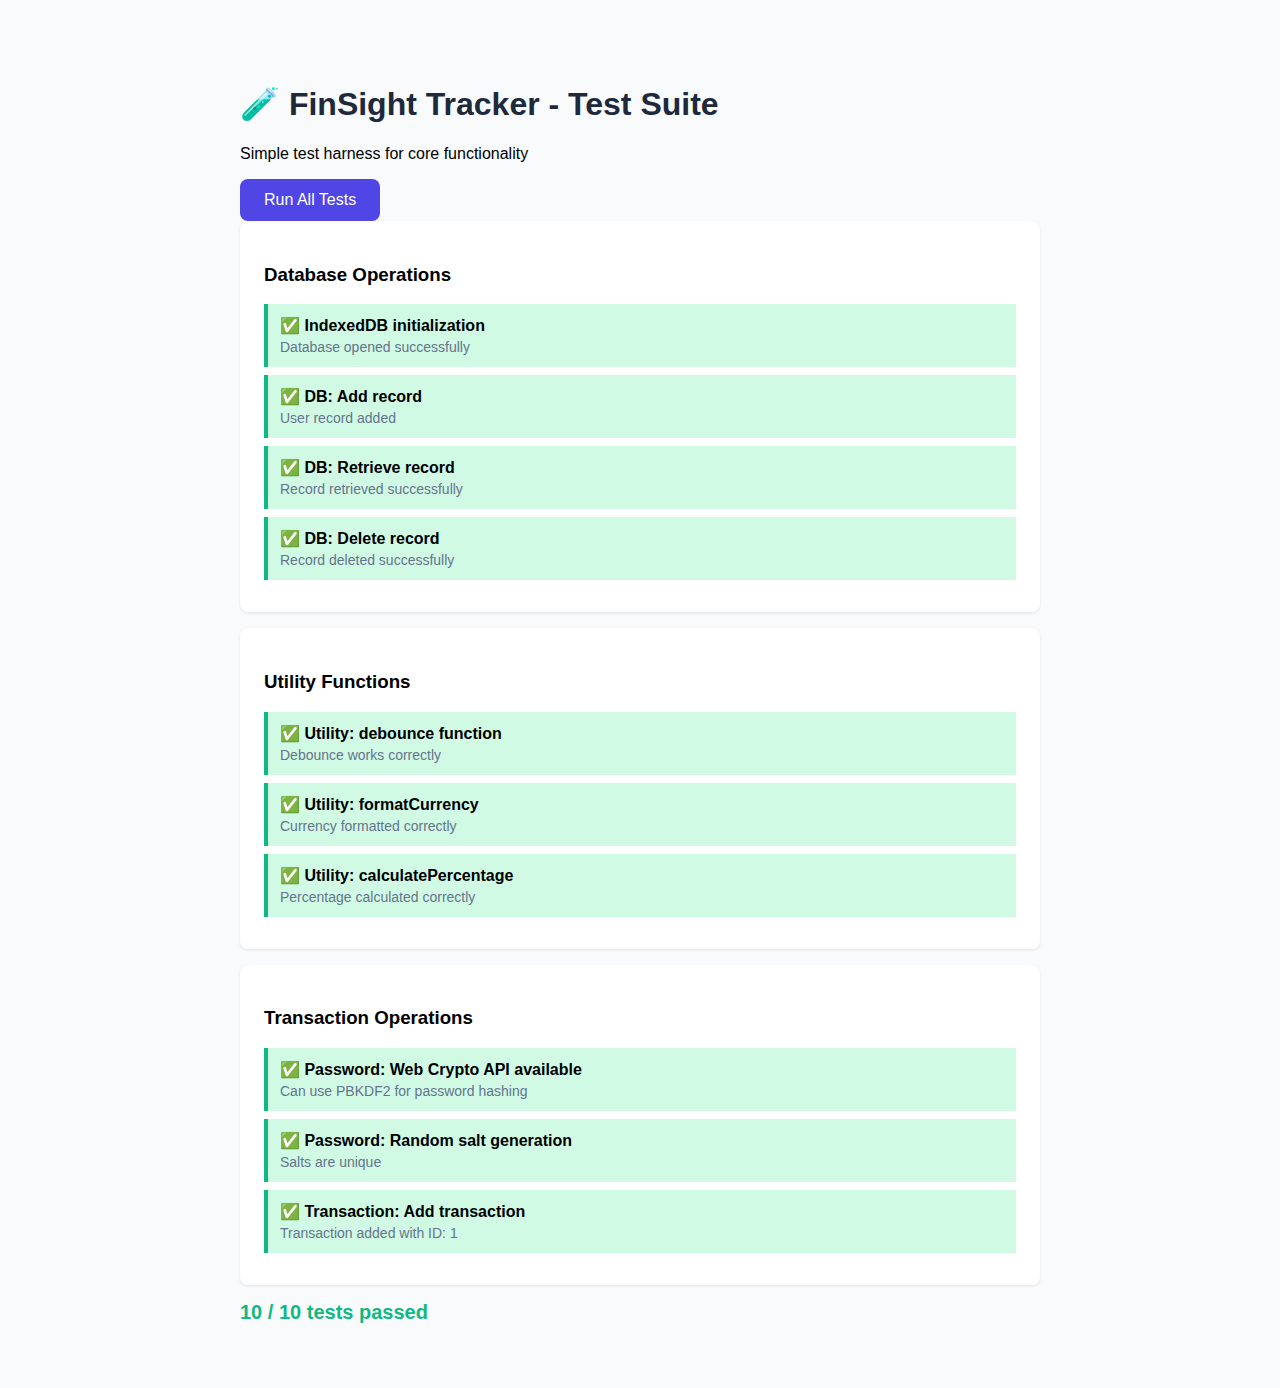
<file: test.html>
<!DOCTYPE html>
<html lang="en">
<head>
    <meta charset="UTF-8">
    <meta name="viewport" content="width=device-width, initial-scale=1.0">
    <title>FinSight Tracker - Tests</title>
    <style>
        body {
            font-family: -apple-system, BlinkMacSystemFont, 'Segoe UI', Roboto, sans-serif;
            max-width: 800px;
            margin: 2rem auto;
            padding: 2rem;
            background: #f8fafc;
        }
        h1 {
            color: #1e293b;
        }
        .test-section {
            background: white;
            padding: 1.5rem;
            margin-bottom: 1rem;
            border-radius: 0.5rem;
            box-shadow: 0 1px 3px rgba(0,0,0,0.1);
        }
        .test-case {
            padding: 0.75rem;
            margin: 0.5rem 0;
            border-left: 4px solid #94a3b8;
            background: #f8fafc;
        }
        .test-case.pass {
            border-left-color: #10b981;
            background: #d1fae5;
        }
        .test-case.fail {
            border-left-color: #ef4444;
            background: #fee2e2;
        }
        .test-name {
            font-weight: 600;
            margin-bottom: 0.25rem;
        }
        .test-result {
            font-size: 0.875rem;
            color: #64748b;
        }
        button {
            background: #4f46e5;
            color: white;
            border: none;
            padding: 0.75rem 1.5rem;
            border-radius: 0.5rem;
            cursor: pointer;
            font-size: 1rem;
        }
        button:hover {
            background: #4338ca;
        }
        .summary {
            font-size: 1.25rem;
            font-weight: 600;
            margin-top: 1rem;
        }
        .summary.pass {
            color: #10b981;
        }
        .summary.fail {
            color: #ef4444;
        }
    </style>
</head>
<body>
    <h1>🧪 FinSight Tracker - Test Suite</h1>
    <p>Simple test harness for core functionality</p>
    
    <button id="runTests">Run All Tests</button>
    
    <div id="testResults"></div>

    <script type="module">
        import { initDB, putRecord, getRecord, deleteRecord, getAllRecords } from './assets/js/db.js';
        import { debounce, formatCurrency, calculatePercentage } from './assets/js/utils.js';

        const results = [];

        function addResult(name, passed, message = '') {
            results.push({ name, passed, message });
        }

        function renderResults() {
            const container = document.getElementById('testResults');
            const passed = results.filter(r => r.passed).length;
            const total = results.length;
            
            let html = '';
            
            // Group by section
            const sections = {
                'Database Operations': [],
                'Utility Functions': [],
                'Password Security': [],
                'Transaction Operations': []
            };
            
            results.forEach(r => {
                if (r.name.includes('DB') || r.name.includes('IndexedDB')) {
                    sections['Database Operations'].push(r);
                } else if (r.name.includes('debounce') || r.name.includes('format') || r.name.includes('calculate')) {
                    sections['Utility Functions'].push(r);
                } else if (r.name.includes('password') || r.name.includes('hash')) {
                    sections['Password Security'].push(r);
                } else {
                    sections['Transaction Operations'].push(r);
                }
            });
            
            Object.entries(sections).forEach(([section, tests]) => {
                if (tests.length > 0) {
                    html += `<div class="test-section"><h3>${section}</h3>`;
                    tests.forEach(test => {
                        html += `
                            <div class="test-case ${test.passed ? 'pass' : 'fail'}">
                                <div class="test-name">${test.passed ? '✅' : '❌'} ${test.name}</div>
                                ${test.message ? `<div class="test-result">${test.message}</div>` : ''}
                            </div>
                        `;
                    });
                    html += '</div>';
                }
            });
            
            html += `<div class="summary ${passed === total ? 'pass' : 'fail'}">
                ${passed} / ${total} tests passed
            </div>`;
            
            container.innerHTML = html;
        }

        async function runTests() {
            results.length = 0;
            document.getElementById('testResults').innerHTML = '<p>Running tests...</p>';
            
            try {
                // Test 1: IndexedDB initialization
                try {
                    await initDB();
                    addResult('IndexedDB initialization', true, 'Database opened successfully');
                } catch (error) {
                    addResult('IndexedDB initialization', false, error.message);
                }
                
                // Test 2: Add record to DB
                try {
                    const testUser = {
                        username: 'testuser_' + Date.now(),
                        salt: 'testsalt',
                        passwordHash: 'testhash',
                        createdAt: new Date().toISOString()
                    };
                    await putRecord('users', testUser);
                    addResult('DB: Add record', true, 'User record added');
                } catch (error) {
                    addResult('DB: Add record', false, error.message);
                }
                
                // Test 3: Retrieve record from DB
                try {
                    const testUsername = 'testuser_retrieve';
                    const testUser = {
                        username: testUsername,
                        salt: 'testsalt',
                        passwordHash: 'testhash'
                    };
                    await putRecord('users', testUser);
                    const retrieved = await getRecord('users', testUsername);
                    
                    if (retrieved && retrieved.username === testUsername) {
                        addResult('DB: Retrieve record', true, 'Record retrieved successfully');
                    } else {
                        addResult('DB: Retrieve record', false, 'Retrieved data mismatch');
                    }
                } catch (error) {
                    addResult('DB: Retrieve record', false, error.message);
                }
                
                // Test 4: Delete record from DB
                try {
                    const testUsername = 'testuser_delete';
                    await putRecord('users', { username: testUsername, salt: 'test', passwordHash: 'test' });
                    await deleteRecord('users', testUsername);
                    const deleted = await getRecord('users', testUsername);
                    
                    if (!deleted) {
                        addResult('DB: Delete record', true, 'Record deleted successfully');
                    } else {
                        addResult('DB: Delete record', false, 'Record still exists');
                    }
                } catch (error) {
                    addResult('DB: Delete record', false, error.message);
                }
                
                // Test 5: Debounce function
                try {
                    let callCount = 0;
                    const debouncedFn = debounce(() => callCount++, 100);
                    
                    debouncedFn();
                    debouncedFn();
                    debouncedFn();
                    
                    await new Promise(resolve => setTimeout(resolve, 150));
                    
                    if (callCount === 1) {
                        addResult('Utility: debounce function', true, 'Debounce works correctly');
                    } else {
                        addResult('Utility: debounce function', false, `Expected 1 call, got ${callCount}`);
                    }
                } catch (error) {
                    addResult('Utility: debounce function', false, error.message);
                }
                
                // Test 6: Format currency
                try {
                    const formatted = formatCurrency(1234.56, 'INR');
                    if (formatted === '₹1234.56') {
                        addResult('Utility: formatCurrency', true, 'Currency formatted correctly');
                    } else {
                        addResult('Utility: formatCurrency', false, `Expected ₹1234.56, got ${formatted}`);
                    }
                } catch (error) {
                    addResult('Utility: formatCurrency', false, error.message);
                }
                
                // Test 7: Calculate percentage
                try {
                    const percentage = calculatePercentage(25, 100);
                    if (percentage === 25) {
                        addResult('Utility: calculatePercentage', true, 'Percentage calculated correctly');
                    } else {
                        addResult('Utility: calculatePercentage', false, `Expected 25, got ${percentage}`);
                    }
                } catch (error) {
                    addResult('Utility: calculatePercentage', false, error.message);
                }
                
                // Test 8: Web Crypto API availability
                try {
                    if (window.crypto && window.crypto.subtle) {
                        addResult('Password: Web Crypto API available', true, 'Can use PBKDF2 for password hashing');
                    } else {
                        addResult('Password: Web Crypto API available', false, 'Web Crypto API not supported');
                    }
                } catch (error) {
                    addResult('Password: Web Crypto API available', false, error.message);
                }
                
                // Test 9: Random salt generation
                try {
                    const salt1 = window.crypto.getRandomValues(new Uint8Array(16));
                    const salt2 = window.crypto.getRandomValues(new Uint8Array(16));
                    
                    const same = salt1.every((val, idx) => val === salt2[idx]);
                    
                    if (!same) {
                        addResult('Password: Random salt generation', true, 'Salts are unique');
                    } else {
                        addResult('Password: Random salt generation', false, 'Salts are identical');
                    }
                } catch (error) {
                    addResult('Password: Random salt generation', false, error.message);
                }
                
                // Test 10: Transaction data structure
                try {
                    const transaction = {
                        username: 'testuser',
                        type: 'expense',
                        category: 'food',
                        amount: 100.50,
                        date: '2024-01-01',
                        time: '12:00',
                        note: 'Test transaction'
                    };
                    
                    const id = await putRecord('transactions', transaction);
                    
                    if (id) {
                        addResult('Transaction: Add transaction', true, 'Transaction added with ID: ' + id);
                    } else {
                        addResult('Transaction: Add transaction', false, 'No ID returned');
                    }
                } catch (error) {
                    addResult('Transaction: Add transaction', false, error.message);
                }
                
            } catch (error) {
                addResult('Test Suite', false, 'Fatal error: ' + error.message);
            }
            
            renderResults();
        }

        document.getElementById('runTests').addEventListener('click', runTests);
        
        // Auto-run on load
        runTests();
    </script>
</body>
</html>
</file>
<file: assets/css/styles.css>
/* FinSight Tracker - Global Styles */
/* CSS Variables for theming */
:root {
    --primary-color: #4f46e5;
    --primary-hover: #4338ca;
    --secondary-color: #64748b;
    --success-color: #10b981;
    --danger-color: #ef4444;
    --warning-color: #f59e0b;
    --bg-color: #f8fafc;
    --card-bg: #ffffff;
    --text-color: #1e293b;
    --text-secondary: #64748b;
    --border-color: #e2e8f0;
    --sidebar-bg: #1e293b;
    --sidebar-text: #f1f5f9;
    --shadow: 0 1px 3px rgba(0, 0, 0, 0.1);
    --shadow-lg: 0 10px 15px -3px rgba(0, 0, 0, 0.1);
}

[data-theme="dark"] {
    --bg-color: #0f172a;
    --card-bg: #1e293b;
    --text-color: #f1f5f9;
    --text-secondary: #94a3b8;
    --border-color: #334155;
    --sidebar-bg: #020617;
    --sidebar-text: #f1f5f9;
}

* {
    margin: 0;
    padding: 0;
    box-sizing: border-box;
}

body {
    font-family: -apple-system, BlinkMacSystemFont, 'Segoe UI', Roboto, Oxygen, Ubuntu, sans-serif;
    background-color: var(--bg-color);
    color: var(--text-color);
    line-height: 1.6;
}

/* Layout */
.app-container {
    display: flex;
    min-height: 100vh;
}

.sidebar {
    width: 250px;
    background-color: var(--sidebar-bg);
    color: var(--sidebar-text);
    padding: 1.5rem;
    display: flex;
    flex-direction: column;
    position: fixed;
    height: 100vh;
    overflow-y: auto;
}

.sidebar-header h1 {
    font-size: 1.5rem;
    margin-bottom: 2rem;
}

.nav-menu {
    list-style: none;
    flex: 1;
}

.nav-menu li {
    margin-bottom: 0.5rem;
}

.nav-menu a {
    display: block;
    padding: 0.75rem 1rem;
    color: var(--sidebar-text);
    text-decoration: none;
    border-radius: 0.5rem;
    transition: background-color 0.2s;
}

.nav-menu a:hover, .nav-menu a:focus {
    background-color: rgba(255, 255, 255, 0.1);
}

.nav-menu a.active {
    background-color: var(--primary-color);
}

.sidebar-footer {
    margin-top: auto;
    padding-top: 1rem;
    border-top: 1px solid rgba(255, 255, 255, 0.1);
}

.user-info {
    display: block;
    margin-bottom: 0.5rem;
    font-size: 0.875rem;
}

.main-content {
    flex: 1;
    margin-left: 250px;
    padding: 2rem;
    max-width: 1400px;
}

.page-header {
    display: flex;
    justify-content: space-between;
    align-items: center;
    margin-bottom: 2rem;
}

.page-header h2 {
    font-size: 2rem;
    color: var(--text-color);
}

.mobile-menu-toggle {
    display: none;
    background: none;
    border: none;
    font-size: 1.5rem;
    cursor: pointer;
    color: var(--text-color);
}

/* Cards */
.card {
    background-color: var(--card-bg);
    border-radius: 0.75rem;
    padding: 1.5rem;
    box-shadow: var(--shadow);
    margin-bottom: 1.5rem;
}

.card h3 {
    margin-bottom: 1rem;
    color: var(--text-color);
}

/* Buttons */
.btn {
    padding: 0.625rem 1.25rem;
    border: none;
    border-radius: 0.5rem;
    font-size: 1rem;
    cursor: pointer;
    transition: all 0.2s;
    text-decoration: none;
    display: inline-block;
}

.btn-primary {
    background-color: var(--primary-color);
    color: white;
}

.btn-primary:hover:not(:disabled) {
    background-color: var(--primary-hover);
}

.btn-secondary {
    background-color: var(--secondary-color);
    color: white;
}

.btn-secondary:hover:not(:disabled) {
    background-color: #475569;
}

.btn-danger {
    background-color: var(--danger-color);
    color: white;
}

.btn-danger:hover:not(:disabled) {
    background-color: #dc2626;
}

.btn-small {
    padding: 0.5rem 1rem;
    font-size: 0.875rem;
}

.btn-link {
    background: none;
    color: var(--primary-color);
    padding: 0.5rem;
}

.btn:disabled {
    opacity: 0.5;
    cursor: not-allowed;
}

/* Forms */
.form-group {
    margin-bottom: 1.5rem;
}

.form-group label {
    display: block;
    margin-bottom: 0.5rem;
    font-weight: 500;
    color: var(--text-color);
}

.form-group input,
.form-group select,
.form-group textarea {
    width: 100%;
    padding: 0.75rem;
    border: 1px solid var(--border-color);
    border-radius: 0.5rem;
    font-size: 1rem;
    background-color: var(--card-bg);
    color: var(--text-color);
}

.form-group input:focus,
.form-group select:focus,
.form-group textarea:focus {
    outline: none;
    border-color: var(--primary-color);
    box-shadow: 0 0 0 3px rgba(79, 70, 229, 0.1);
}

.form-group small {
    display: block;
    margin-top: 0.25rem;
    color: var(--text-secondary);
    font-size: 0.875rem;
}

.radio-group {
    display: flex;
    gap: 1rem;
}

.radio-label {
    display: flex;
    align-items: center;
    padding: 0.75rem 1.25rem;
    border: 2px solid var(--border-color);
    border-radius: 0.5rem;
    cursor: pointer;
    transition: all 0.2s;
}

.radio-label input[type="radio"] {
    margin-right: 0.5rem;
    width: auto;
}

.radio-label:has(input:checked) {
    border-color: var(--primary-color);
    background-color: rgba(79, 70, 229, 0.1);
}

.form-actions {
    display: flex;
    gap: 1rem;
    margin-top: 2rem;
}

/* Auth Page */
.auth-page {
    display: flex;
    align-items: center;
    justify-content: center;
    min-height: 100vh;
    background: linear-gradient(135deg, #667eea 0%, #764ba2 100%);
}

.auth-container {
    width: 100%;
    max-width: 450px;
    padding: 2rem;
}

.auth-card {
    background-color: var(--card-bg);
    border-radius: 1rem;
    padding: 2.5rem;
    box-shadow: var(--shadow-lg);
}

.app-title {
    text-align: center;
    font-size: 2rem;
    margin-bottom: 0.5rem;
    color: var(--text-color);
}

.app-subtitle {
    text-align: center;
    color: var(--text-secondary);
    margin-bottom: 2rem;
}

.auth-form h2 {
    margin-bottom: 1.5rem;
    color: var(--text-color);
}

.auth-switch {
    text-align: center;
    margin-top: 1.5rem;
    color: var(--text-secondary);
}

.auth-switch a {
    color: var(--primary-color);
    text-decoration: none;
    font-weight: 500;
}

.hidden {
    display: none !important;
}

.message {
    padding: 1rem;
    border-radius: 0.5rem;
    margin-top: 1rem;
    text-align: center;
}

.message.success {
    background-color: #d1fae5;
    color: #065f46;
}

.message.error {
    background-color: #fee2e2;
    color: #991b1b;
}

/* Dashboard */
.dashboard-grid {
    display: grid;
    gap: 1.5rem;
}

.summary-cards {
    display: grid;
    grid-template-columns: repeat(auto-fit, minmax(250px, 1fr));
    gap: 1.5rem;
}

.summary-card {
    display: flex;
    align-items: center;
    gap: 1rem;
}

.card-icon {
    font-size: 2.5rem;
}

.card-content h3 {
    font-size: 0.875rem;
    color: var(--text-secondary);
    font-weight: 500;
    margin-bottom: 0.25rem;
}

.amount {
    font-size: 1.75rem;
    font-weight: 700;
    color: var(--text-color);
}

.charts-section {
    display: grid;
    grid-template-columns: repeat(auto-fit, minmax(300px, 1fr));
    gap: 1.5rem;
}

.chart-card.full-width {
    grid-column: 1 / -1;
}

.chart-card canvas {
    max-height: 300px;
}

.insights-card .insight-item {
    margin-bottom: 1.5rem;
}

.insights-card h4 {
    font-size: 1rem;
    margin-bottom: 0.5rem;
    color: var(--text-secondary);
}

.insights-card canvas {
    max-height: 100px;
}

.balance-insight-text {
    font-size: 1.125rem;
    font-weight: 600;
    color: var(--text-color);
    padding: 1rem;
    background: linear-gradient(135deg, rgba(79, 70, 229, 0.1), rgba(16, 185, 129, 0.1));
    border-radius: 0.5rem;
    border-left: 4px solid var(--success-color);
}

.balance-insight-text.negative {
    background: linear-gradient(135deg, rgba(239, 68, 68, 0.1), rgba(245, 158, 11, 0.1));
    border-left-color: var(--danger-color);
}

/* Transactions */
.transactions-controls {
    display: flex;
    gap: 1rem;
    margin-bottom: 1.5rem;
    flex-wrap: wrap;
}

.search-box {
    flex: 1;
    min-width: 250px;
}

.search-box input {
    width: 100%;
    padding: 0.75rem;
    border: 1px solid var(--border-color);
    border-radius: 0.5rem;
    font-size: 1rem;
    background-color: var(--card-bg);
    color: var(--text-color);
}

.sort-box {
    display: flex;
    align-items: center;
    gap: 0.5rem;
}

.sort-box select {
    padding: 0.75rem;
    border: 1px solid var(--border-color);
    border-radius: 0.5rem;
    background-color: var(--card-bg);
    color: var(--text-color);
}

.chart-controls {
    display: flex;
    gap: 0.5rem;
    margin-bottom: 1rem;
}

.chart-controls .btn.active {
    background-color: var(--primary-color);
    color: white;
}

.spending-analysis-compact canvas {
    max-height: 200px !important;
}

.transactions-list {
    display: flex;
    flex-direction: column;
    gap: 0.75rem;
}

.transaction-item {
    display: flex;
    justify-content: space-between;
    align-items: center;
    padding: 1rem;
    border: 1px solid var(--border-color);
    border-radius: 0.5rem;
    transition: box-shadow 0.2s;
}

.transaction-item:hover {
    box-shadow: var(--shadow);
}

.transaction-info {
    flex: 1;
}

.transaction-category {
    font-weight: 600;
    color: var(--text-color);
}

.transaction-note {
    font-size: 0.875rem;
    color: var(--text-secondary);
}

.transaction-date {
    font-size: 0.875rem;
    color: var(--text-secondary);
}

.transaction-amount {
    font-size: 1.25rem;
    font-weight: 700;
    margin: 0 1rem;
}

.transaction-amount.income {
    color: var(--success-color);
}

.transaction-amount.expense {
    color: var(--danger-color);
}

.transaction-actions {
    display: flex;
    gap: 0.5rem;
}

.pagination {
    display: flex;
    justify-content: center;
    gap: 0.5rem;
    margin-top: 1.5rem;
}

.pagination button {
    padding: 0.5rem 1rem;
    border: 1px solid var(--border-color);
    background-color: var(--card-bg);
    color: var(--text-color);
    border-radius: 0.5rem;
    cursor: pointer;
}

.pagination button.active {
    background-color: var(--primary-color);
    color: white;
    border-color: var(--primary-color);
}

.pagination button:disabled {
    opacity: 0.5;
    cursor: not-allowed;
}

/* Budgets */
.budget-inputs {
    display: grid;
    grid-template-columns: repeat(auto-fit, minmax(250px, 1fr));
    gap: 1rem;
    margin-bottom: 1.5rem;
}

.budget-overview {
    display: grid;
    gap: 1rem;
}

.budget-item {
    padding: 1rem;
    border: 1px solid var(--border-color);
    border-radius: 0.5rem;
}

.budget-header {
    display: flex;
    justify-content: space-between;
    margin-bottom: 0.5rem;
}

.budget-category {
    font-weight: 600;
    color: var(--text-color);
}

.budget-amounts {
    font-size: 0.875rem;
    color: var(--text-secondary);
}

.budget-bar {
    height: 8px;
    background-color: var(--border-color);
    border-radius: 4px;
    overflow: hidden;
}

.budget-progress {
    height: 100%;
    background-color: var(--success-color);
    transition: width 0.3s;
}

.budget-progress.warning {
    background-color: var(--warning-color);
}

.budget-progress.danger {
    background-color: var(--danger-color);
}

.budget-summary-card {
    max-width: 350px;
}

.budget-chart-container {
    max-width: 300px;
    margin: 0 auto;
    text-align: center;
}

.budget-chart-container canvas {
    max-height: 250px;
    margin-bottom: 1rem;
}

.budget-summary-text {
    margin-top: 1rem;
    padding: 1rem;
    background-color: var(--bg-color);
    border-radius: 0.5rem;
    border: 1px solid var(--border-color);
}

.budget-total {
    font-size: 1.1rem;
    margin-bottom: 0.5rem;
    color: var(--primary-color);
}

.budget-spent {
    margin-bottom: 0.5rem;
    color: var(--danger-color);
}

.budget-remaining {
    color: var(--success-color);
    font-weight: 500;
}

.no-budget-message {
    padding: 2rem;
    text-align: center;
    color: var(--text-secondary);
    font-style: italic;
}

.budget-summary-card {
    margin-bottom: 2rem;
}

.budget-summary-card h3 {
    margin-bottom: 1.5rem;
    text-align: center;
    color: var(--text-color);
}

/* Settings */
.setting-item {
    display: flex;
    justify-content: space-between;
    align-items: center;
    padding: 1rem 0;
    border-bottom: 1px solid var(--border-color);
}

.setting-item:last-child {
    border-bottom: none;
}

.setting-item label {
    font-weight: 500;
    color: var(--text-color);
}

.setting-item select,
.setting-item button {
    min-width: 200px;
}

.category-management h4 {
    margin-top: 1.5rem;
    margin-bottom: 0.75rem;
    color: var(--text-color);
}

.categories-list {
    display: flex;
    flex-wrap: wrap;
    gap: 0.5rem;
    margin-bottom: 1rem;
}

.category-tag {
    display: inline-flex;
    align-items: center;
    gap: 0.5rem;
    padding: 0.5rem 1rem;
    background-color: var(--bg-color);
    border: 1px solid var(--border-color);
    border-radius: 1rem;
    font-size: 0.875rem;
}

.category-tag button {
    background: none;
    border: none;
    color: var(--danger-color);
    cursor: pointer;
    font-size: 1rem;
    padding: 0;
}

.add-category {
    display: flex;
    gap: 0.5rem;
}

.add-category input {
    flex: 1;
    padding: 0.5rem;
    border: 1px solid var(--border-color);
    border-radius: 0.5rem;
    background-color: var(--card-bg);
    color: var(--text-color);
}

.data-controls {
    display: flex;
    flex-direction: column;
    gap: 1rem;
}

/* Responsive Design */
@media (max-width: 1024px) {
    .sidebar {
        width: 200px;
    }
    
    .main-content {
        margin-left: 200px;
    }
}

@media (max-width: 768px) {
    .sidebar {
        transform: translateX(-100%);
        transition: transform 0.3s;
        z-index: 1000;
    }
    
    .sidebar.open {
        transform: translateX(0);
    }
    
    .main-content {
        margin-left: 0;
        padding: 1rem;
    }
    
    .mobile-menu-toggle {
        display: block;
    }
    
    .summary-cards {
        grid-template-columns: 1fr;
    }
    
    .charts-section {
        grid-template-columns: 1fr;
    }
    
    .transactions-controls {
        flex-direction: column;
    }
    
    .transaction-item {
        flex-direction: column;
        align-items: flex-start;
        gap: 0.5rem;
    }
    
    .transaction-amount {
        margin: 0;
    }
}

/* Accessibility */
:focus-visible {
    outline: 2px solid var(--primary-color);
    outline-offset: 2px;
}

.sr-only {
    position: absolute;
    width: 1px;
    height: 1px;
    padding: 0;
    margin: -1px;
    overflow: hidden;
    clip: rect(0, 0, 0, 0);
    white-space: nowrap;
    border-width: 0;
}

/* Toast Notifications */
.toast {
    position: fixed;
    bottom: 2rem;
    right: 2rem;
    padding: 1rem 1.5rem;
    background-color: var(--card-bg);
    color: var(--text-color);
    border-radius: 0.5rem;
    box-shadow: var(--shadow-lg);
    z-index: 9999;
    animation: slideIn 0.3s ease-out;
    border-left: 4px solid var(--primary-color);
}

.toast-success {
    border-left-color: var(--success-color);
}

.toast-error {
    border-left-color: var(--danger-color);
}

.toast-info {
    border-left-color: var(--primary-color);
}

.toast.fade-out {
    animation: slideOut 0.3s ease-out;
}

@keyframes slideIn {
    from {
        transform: translateX(100%);
        opacity: 0;
    }
    to {
        transform: translateX(0);
        opacity: 1;
    }
}

@keyframes slideOut {
    from {
        transform: translateX(0);
        opacity: 1;
    }
    to {
        transform: translateX(100%);
        opacity: 0;
    }
}

/* Empty State */
.empty-state {
    text-align: center;
    padding: 2rem;
    color: var(--text-secondary);
    font-style: italic;
}

/* Print Styles */
@media print {
    .sidebar,
    .mobile-menu-toggle,
    .btn,
    button {
        display: none !important;
    }
    
    .main-content {
        margin-left: 0;
    }
}
</file>
